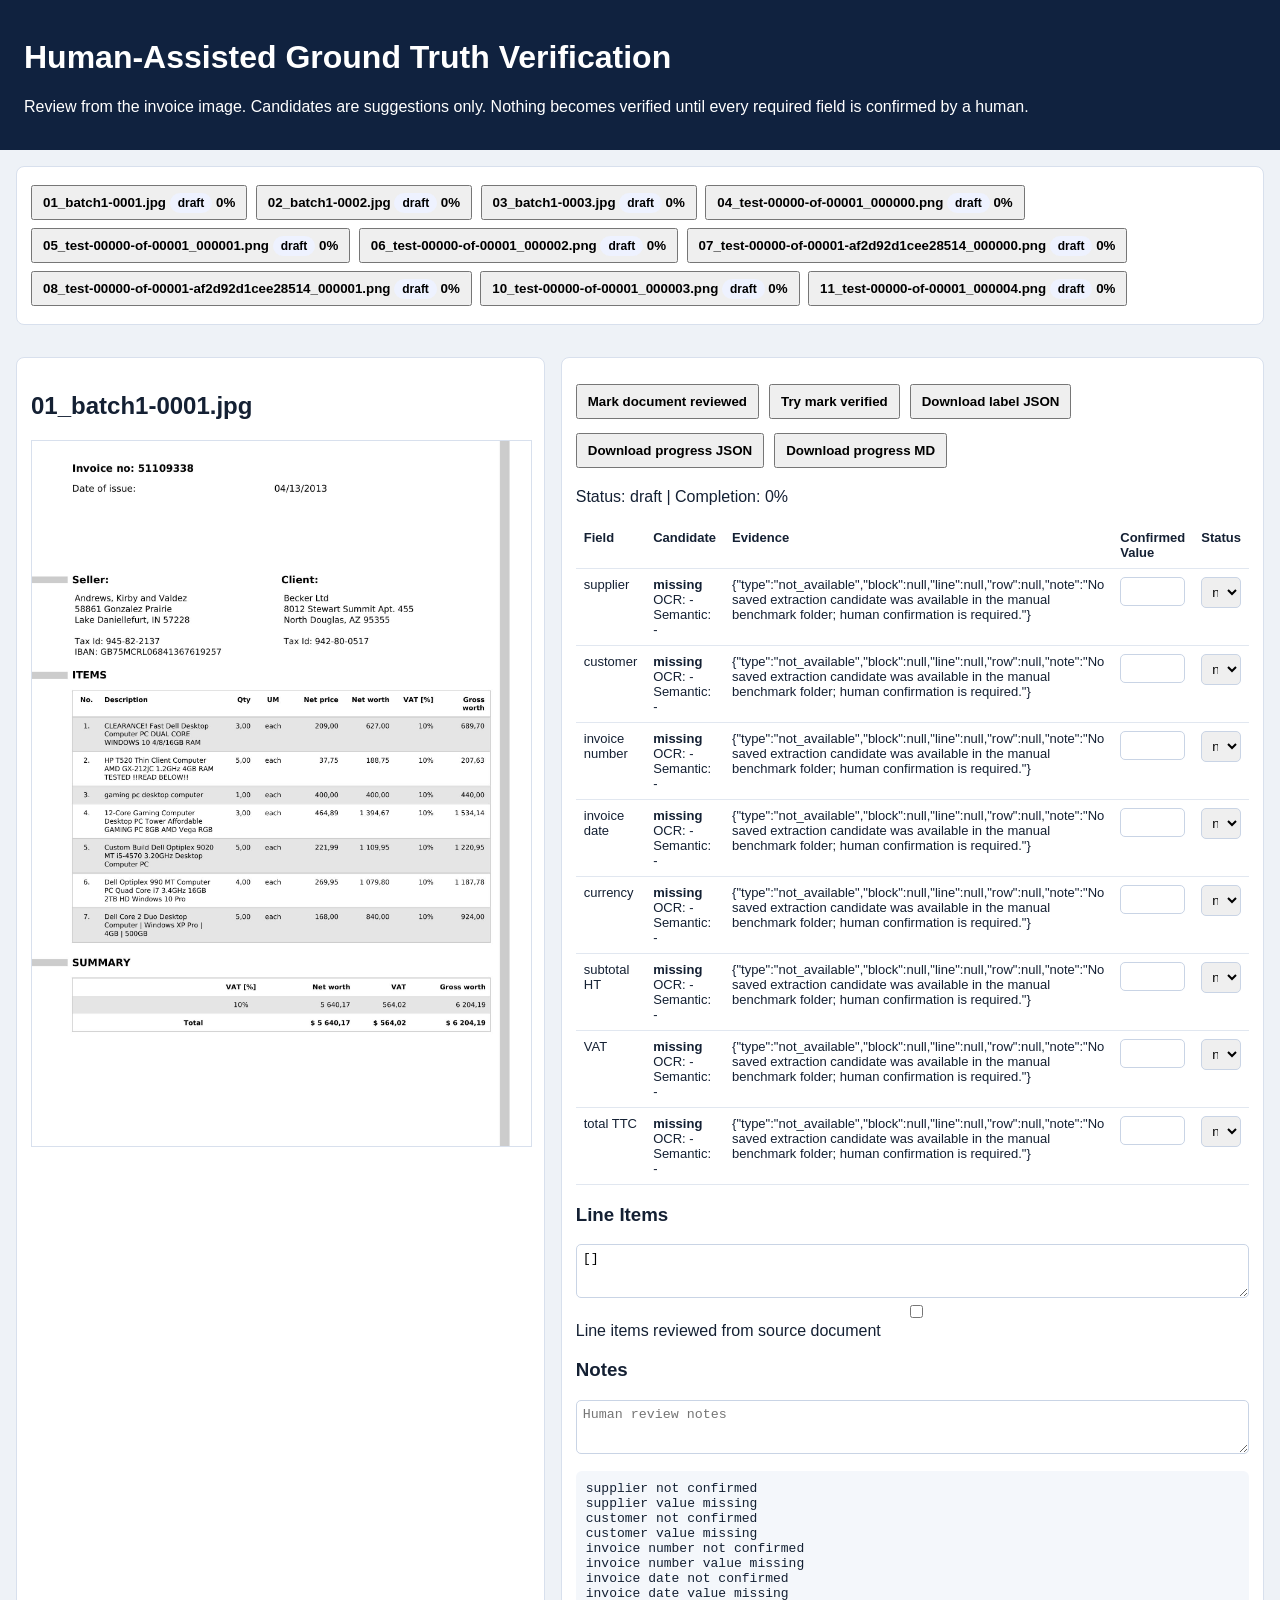
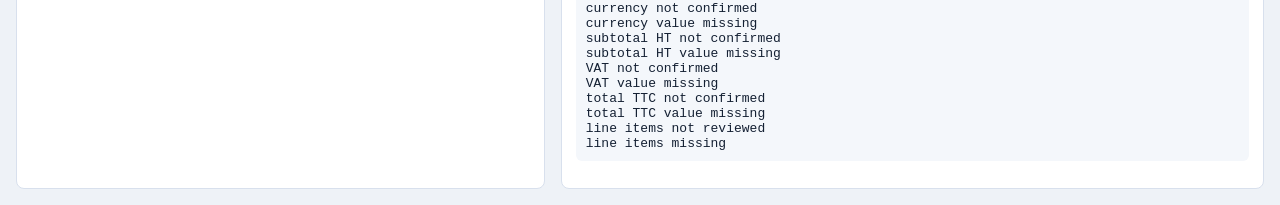
<file: dataset/manual_ground_truth_benchmark/human_verification_interface.html>
<!doctype html>
<html lang="en">
<head>
  <meta charset="utf-8">
  <title>Human Ground Truth Verification</title>
  <style>
    body { margin: 0; font-family: Arial, sans-serif; background: #eef2f7; color: #142033; }
    header { background: #10223f; color: white; padding: 18px 24px; }
    main { display: grid; grid-template-columns: minmax(420px, 54vw) 1fr; gap: 16px; padding: 16px; }
    .panel, .doc-list { background: white; border: 1px solid #d8e0ed; border-radius: 8px; padding: 14px; }
    .doc-list { margin: 16px; }
    img { width: 100%; max-height: 82vh; object-fit: contain; border: 1px solid #d8e0ed; background: white; }
    table { width: 100%; border-collapse: collapse; font-size: 13px; }
    th, td { border-bottom: 1px solid #e1e7f0; padding: 8px; text-align: left; vertical-align: top; }
    input, textarea, select { width: 100%; box-sizing: border-box; padding: 6px; border: 1px solid #c9d4e5; border-radius: 5px; }
    textarea { min-height: 54px; }
    button { padding: 8px 10px; margin: 4px 4px 4px 0; font-weight: 700; }
    .status { border-radius: 999px; padding: 3px 8px; background: #eef2ff; font-size: 12px; }
    .missing { color: #a33333; } .confirmed { color: #176b3a; } .needs_review { color: #8a5a00; }
    .toolbar { display: flex; flex-wrap: wrap; gap: 6px; margin: 8px 0 12px; }
    pre { white-space: pre-wrap; background: #f4f7fb; padding: 10px; border-radius: 6px; }
  </style>
</head>
<body>
  <header>
    <h1>Human-Assisted Ground Truth Verification</h1>
    <p>Review from the invoice image. Candidates are suggestions only. Nothing becomes verified until every required field is confirmed by a human.</p>
  </header>
  <section class="doc-list" id="docList"></section>
  <main>
    <section class="panel">
      <h2 id="docTitle">Document</h2>
      <img id="docImage" alt="Selected invoice">
    </section>
    <section class="panel">
      <div class="toolbar">
        <button onclick="markReviewed()">Mark document reviewed</button>
        <button onclick="tryVerify()">Try mark verified</button>
        <button onclick="downloadLabel()">Download label JSON</button>
        <button onclick="downloadProgress()">Download progress JSON</button>
        <button onclick="downloadMarkdown()">Download progress MD</button>
      </div>
      <p id="docProgress"></p>
      <table>
        <thead><tr><th>Field</th><th>Candidate</th><th>Evidence</th><th>Confirmed Value</th><th>Status</th></tr></thead>
        <tbody id="fieldRows"></tbody>
      </table>
      <h3>Line Items</h3>
      <textarea id="lineItems" placeholder="Enter reviewed line items JSON array"></textarea>
      <label><input type="checkbox" id="lineItemsReviewed" onchange="saveCurrent()"> Line items reviewed from source document</label>
      <h3>Notes</h3>
      <textarea id="notes" placeholder="Human review notes"></textarea>
      <pre id="issues"></pre>
    </section>
  </main>
  <script>
    const packages = [{"schema_version": 1, "created_at": "2026-07-23T12:33:50.315239+00:00", "document_id": "01_batch1-0001", "filename": "01_batch1-0001.jpg", "dataset": "high-quality-invoice-images-for-ocr", "image_path": "images\\01_batch1-0001.jpg", "label_path": "labels\\01_batch1-0001.json", "verification_status": "draft", "human_review_required": true, "auto_verified": false, "rule": "A document may become verified only after a human confirms every required field and every line item.", "candidates": {"supplier_name": {"field": "supplier_name", "extracted_value": null, "ocr_confidence": null, "semantic_confidence": null, "evidence_reference": {"type": "not_available", "block": null, "line": null, "row": null, "note": "No saved extraction candidate was available in the manual benchmark folder; human confirmation is required."}, "status": "missing"}, "customer_name": {"field": "customer_name", "extracted_value": null, "ocr_confidence": null, "semantic_confidence": null, "evidence_reference": {"type": "not_available", "block": null, "line": null, "row": null, "note": "No saved extraction candidate was available in the manual benchmark folder; human confirmation is required."}, "status": "missing"}, "invoice_number": {"field": "invoice_number", "extracted_value": null, "ocr_confidence": null, "semantic_confidence": null, "evidence_reference": {"type": "not_available", "block": null, "line": null, "row": null, "note": "No saved extraction candidate was available in the manual benchmark folder; human confirmation is required."}, "status": "missing"}, "invoice_date": {"field": "invoice_date", "extracted_value": null, "ocr_confidence": null, "semantic_confidence": null, "evidence_reference": {"type": "not_available", "block": null, "line": null, "row": null, "note": "No saved extraction candidate was available in the manual benchmark folder; human confirmation is required."}, "status": "missing"}, "currency": {"field": "currency", "extracted_value": null, "ocr_confidence": null, "semantic_confidence": null, "evidence_reference": {"type": "not_available", "block": null, "line": null, "row": null, "note": "No saved extraction candidate was available in the manual benchmark folder; human confirmation is required."}, "status": "missing"}, "amount_ht": {"field": "amount_ht", "extracted_value": null, "ocr_confidence": null, "semantic_confidence": null, "evidence_reference": {"type": "not_available", "block": null, "line": null, "row": null, "note": "No saved extraction candidate was available in the manual benchmark folder; human confirmation is required."}, "status": "missing"}, "tax_amount": {"field": "tax_amount", "extracted_value": null, "ocr_confidence": null, "semantic_confidence": null, "evidence_reference": {"type": "not_available", "block": null, "line": null, "row": null, "note": "No saved extraction candidate was available in the manual benchmark folder; human confirmation is required."}, "status": "missing"}, "amount_ttc": {"field": "amount_ttc", "extracted_value": null, "ocr_confidence": null, "semantic_confidence": null, "evidence_reference": {"type": "not_available", "block": null, "line": null, "row": null, "note": "No saved extraction candidate was available in the manual benchmark folder; human confirmation is required."}, "status": "missing"}, "line_items": {"field": "line_items", "extracted_value": null, "ocr_confidence": null, "semantic_confidence": null, "evidence_reference": {"type": "not_available", "block": null, "line": null, "row": null, "note": "No saved extraction candidate was available in the manual benchmark folder; human confirmation is required."}, "status": "missing", "rows": []}}, "review_state": {"required_fields": ["supplier_name", "customer_name", "invoice_number", "invoice_date", "currency", "amount_ht", "tax_amount", "amount_ttc", "line_items"], "confirmed_fields": [], "line_items_reviewed": false, "placeholders_remaining": false, "blank_template_rows_remaining": true, "ready_for_verified_status": false}}, {"schema_version": 1, "created_at": "2026-07-23T12:33:50.317238+00:00", "document_id": "02_batch1-0002", "filename": "02_batch1-0002.jpg", "dataset": "high-quality-invoice-images-for-ocr", "image_path": "images\\02_batch1-0002.jpg", "label_path": "labels\\02_batch1-0002.json", "verification_status": "draft", "human_review_required": true, "auto_verified": false, "rule": "A document may become verified only after a human confirms every required field and every line item.", "candidates": {"supplier_name": {"field": "supplier_name", "extracted_value": null, "ocr_confidence": null, "semantic_confidence": null, "evidence_reference": {"type": "not_available", "block": null, "line": null, "row": null, "note": "No saved extraction candidate was available in the manual benchmark folder; human confirmation is required."}, "status": "missing"}, "customer_name": {"field": "customer_name", "extracted_value": null, "ocr_confidence": null, "semantic_confidence": null, "evidence_reference": {"type": "not_available", "block": null, "line": null, "row": null, "note": "No saved extraction candidate was available in the manual benchmark folder; human confirmation is required."}, "status": "missing"}, "invoice_number": {"field": "invoice_number", "extracted_value": null, "ocr_confidence": null, "semantic_confidence": null, "evidence_reference": {"type": "not_available", "block": null, "line": null, "row": null, "note": "No saved extraction candidate was available in the manual benchmark folder; human confirmation is required."}, "status": "missing"}, "invoice_date": {"field": "invoice_date", "extracted_value": null, "ocr_confidence": null, "semantic_confidence": null, "evidence_reference": {"type": "not_available", "block": null, "line": null, "row": null, "note": "No saved extraction candidate was available in the manual benchmark folder; human confirmation is required."}, "status": "missing"}, "currency": {"field": "currency", "extracted_value": null, "ocr_confidence": null, "semantic_confidence": null, "evidence_reference": {"type": "not_available", "block": null, "line": null, "row": null, "note": "No saved extraction candidate was available in the manual benchmark folder; human confirmation is required."}, "status": "missing"}, "amount_ht": {"field": "amount_ht", "extracted_value": null, "ocr_confidence": null, "semantic_confidence": null, "evidence_reference": {"type": "not_available", "block": null, "line": null, "row": null, "note": "No saved extraction candidate was available in the manual benchmark folder; human confirmation is required."}, "status": "missing"}, "tax_amount": {"field": "tax_amount", "extracted_value": null, "ocr_confidence": null, "semantic_confidence": null, "evidence_reference": {"type": "not_available", "block": null, "line": null, "row": null, "note": "No saved extraction candidate was available in the manual benchmark folder; human confirmation is required."}, "status": "missing"}, "amount_ttc": {"field": "amount_ttc", "extracted_value": null, "ocr_confidence": null, "semantic_confidence": null, "evidence_reference": {"type": "not_available", "block": null, "line": null, "row": null, "note": "No saved extraction candidate was available in the manual benchmark folder; human confirmation is required."}, "status": "missing"}, "line_items": {"field": "line_items", "extracted_value": null, "ocr_confidence": null, "semantic_confidence": null, "evidence_reference": {"type": "not_available", "block": null, "line": null, "row": null, "note": "No saved extraction candidate was available in the manual benchmark folder; human confirmation is required."}, "status": "missing", "rows": []}}, "review_state": {"required_fields": ["supplier_name", "customer_name", "invoice_number", "invoice_date", "currency", "amount_ht", "tax_amount", "amount_ttc", "line_items"], "confirmed_fields": [], "line_items_reviewed": false, "placeholders_remaining": false, "blank_template_rows_remaining": true, "ready_for_verified_status": false}}, {"schema_version": 1, "created_at": "2026-07-23T12:33:50.319236+00:00", "document_id": "03_batch1-0003", "filename": "03_batch1-0003.jpg", "dataset": "high-quality-invoice-images-for-ocr", "image_path": "images\\03_batch1-0003.jpg", "label_path": "labels\\03_batch1-0003.json", "verification_status": "draft", "human_review_required": true, "auto_verified": false, "rule": "A document may become verified only after a human confirms every required field and every line item.", "candidates": {"supplier_name": {"field": "supplier_name", "extracted_value": null, "ocr_confidence": null, "semantic_confidence": null, "evidence_reference": {"type": "not_available", "block": null, "line": null, "row": null, "note": "No saved extraction candidate was available in the manual benchmark folder; human confirmation is required."}, "status": "missing"}, "customer_name": {"field": "customer_name", "extracted_value": null, "ocr_confidence": null, "semantic_confidence": null, "evidence_reference": {"type": "not_available", "block": null, "line": null, "row": null, "note": "No saved extraction candidate was available in the manual benchmark folder; human confirmation is required."}, "status": "missing"}, "invoice_number": {"field": "invoice_number", "extracted_value": null, "ocr_confidence": null, "semantic_confidence": null, "evidence_reference": {"type": "not_available", "block": null, "line": null, "row": null, "note": "No saved extraction candidate was available in the manual benchmark folder; human confirmation is required."}, "status": "missing"}, "invoice_date": {"field": "invoice_date", "extracted_value": null, "ocr_confidence": null, "semantic_confidence": null, "evidence_reference": {"type": "not_available", "block": null, "line": null, "row": null, "note": "No saved extraction candidate was available in the manual benchmark folder; human confirmation is required."}, "status": "missing"}, "currency": {"field": "currency", "extracted_value": null, "ocr_confidence": null, "semantic_confidence": null, "evidence_reference": {"type": "not_available", "block": null, "line": null, "row": null, "note": "No saved extraction candidate was available in the manual benchmark folder; human confirmation is required."}, "status": "missing"}, "amount_ht": {"field": "amount_ht", "extracted_value": null, "ocr_confidence": null, "semantic_confidence": null, "evidence_reference": {"type": "not_available", "block": null, "line": null, "row": null, "note": "No saved extraction candidate was available in the manual benchmark folder; human confirmation is required."}, "status": "missing"}, "tax_amount": {"field": "tax_amount", "extracted_value": null, "ocr_confidence": null, "semantic_confidence": null, "evidence_reference": {"type": "not_available", "block": null, "line": null, "row": null, "note": "No saved extraction candidate was available in the manual benchmark folder; human confirmation is required."}, "status": "missing"}, "amount_ttc": {"field": "amount_ttc", "extracted_value": null, "ocr_confidence": null, "semantic_confidence": null, "evidence_reference": {"type": "not_available", "block": null, "line": null, "row": null, "note": "No saved extraction candidate was available in the manual benchmark folder; human confirmation is required."}, "status": "missing"}, "line_items": {"field": "line_items", "extracted_value": null, "ocr_confidence": null, "semantic_confidence": null, "evidence_reference": {"type": "not_available", "block": null, "line": null, "row": null, "note": "No saved extraction candidate was available in the manual benchmark folder; human confirmation is required."}, "status": "missing", "rows": []}}, "review_state": {"required_fields": ["supplier_name", "customer_name", "invoice_number", "invoice_date", "currency", "amount_ht", "tax_amount", "amount_ttc", "line_items"], "confirmed_fields": [], "line_items_reviewed": false, "placeholders_remaining": false, "blank_template_rows_remaining": true, "ready_for_verified_status": false}}, {"schema_version": 1, "created_at": "2026-07-23T12:33:50.320238+00:00", "document_id": "04_test-00000-of-00001_000000", "filename": "04_test-00000-of-00001_000000.png", "dataset": "FATURA2-invoices", "image_path": "images\\04_test-00000-of-00001_000000.png", "label_path": "labels\\04_test-00000-of-00001_000000.json", "verification_status": "draft", "human_review_required": true, "auto_verified": false, "rule": "A document may become verified only after a human confirms every required field and every line item.", "candidates": {"supplier_name": {"field": "supplier_name", "extracted_value": null, "ocr_confidence": null, "semantic_confidence": null, "evidence_reference": {"type": "not_available", "block": null, "line": null, "row": null, "note": "No saved extraction candidate was available in the manual benchmark folder; human confirmation is required."}, "status": "missing"}, "customer_name": {"field": "customer_name", "extracted_value": null, "ocr_confidence": null, "semantic_confidence": null, "evidence_reference": {"type": "not_available", "block": null, "line": null, "row": null, "note": "No saved extraction candidate was available in the manual benchmark folder; human confirmation is required."}, "status": "missing"}, "invoice_number": {"field": "invoice_number", "extracted_value": null, "ocr_confidence": null, "semantic_confidence": null, "evidence_reference": {"type": "not_available", "block": null, "line": null, "row": null, "note": "No saved extraction candidate was available in the manual benchmark folder; human confirmation is required."}, "status": "missing"}, "invoice_date": {"field": "invoice_date", "extracted_value": null, "ocr_confidence": null, "semantic_confidence": null, "evidence_reference": {"type": "not_available", "block": null, "line": null, "row": null, "note": "No saved extraction candidate was available in the manual benchmark folder; human confirmation is required."}, "status": "missing"}, "currency": {"field": "currency", "extracted_value": null, "ocr_confidence": null, "semantic_confidence": null, "evidence_reference": {"type": "not_available", "block": null, "line": null, "row": null, "note": "No saved extraction candidate was available in the manual benchmark folder; human confirmation is required."}, "status": "missing"}, "amount_ht": {"field": "amount_ht", "extracted_value": null, "ocr_confidence": null, "semantic_confidence": null, "evidence_reference": {"type": "not_available", "block": null, "line": null, "row": null, "note": "No saved extraction candidate was available in the manual benchmark folder; human confirmation is required."}, "status": "missing"}, "tax_amount": {"field": "tax_amount", "extracted_value": null, "ocr_confidence": null, "semantic_confidence": null, "evidence_reference": {"type": "not_available", "block": null, "line": null, "row": null, "note": "No saved extraction candidate was available in the manual benchmark folder; human confirmation is required."}, "status": "missing"}, "amount_ttc": {"field": "amount_ttc", "extracted_value": null, "ocr_confidence": null, "semantic_confidence": null, "evidence_reference": {"type": "not_available", "block": null, "line": null, "row": null, "note": "No saved extraction candidate was available in the manual benchmark folder; human confirmation is required."}, "status": "missing"}, "line_items": {"field": "line_items", "extracted_value": null, "ocr_confidence": null, "semantic_confidence": null, "evidence_reference": {"type": "not_available", "block": null, "line": null, "row": null, "note": "No saved extraction candidate was available in the manual benchmark folder; human confirmation is required."}, "status": "missing", "rows": []}}, "review_state": {"required_fields": ["supplier_name", "customer_name", "invoice_number", "invoice_date", "currency", "amount_ht", "tax_amount", "amount_ttc", "line_items"], "confirmed_fields": [], "line_items_reviewed": false, "placeholders_remaining": false, "blank_template_rows_remaining": true, "ready_for_verified_status": false}}, {"schema_version": 1, "created_at": "2026-07-23T12:33:50.321252+00:00", "document_id": "05_test-00000-of-00001_000001", "filename": "05_test-00000-of-00001_000001.png", "dataset": "FATURA2-invoices", "image_path": "images\\05_test-00000-of-00001_000001.png", "label_path": "labels\\05_test-00000-of-00001_000001.json", "verification_status": "draft", "human_review_required": true, "auto_verified": false, "rule": "A document may become verified only after a human confirms every required field and every line item.", "candidates": {"supplier_name": {"field": "supplier_name", "extracted_value": null, "ocr_confidence": null, "semantic_confidence": null, "evidence_reference": {"type": "not_available", "block": null, "line": null, "row": null, "note": "No saved extraction candidate was available in the manual benchmark folder; human confirmation is required."}, "status": "missing"}, "customer_name": {"field": "customer_name", "extracted_value": null, "ocr_confidence": null, "semantic_confidence": null, "evidence_reference": {"type": "not_available", "block": null, "line": null, "row": null, "note": "No saved extraction candidate was available in the manual benchmark folder; human confirmation is required."}, "status": "missing"}, "invoice_number": {"field": "invoice_number", "extracted_value": null, "ocr_confidence": null, "semantic_confidence": null, "evidence_reference": {"type": "not_available", "block": null, "line": null, "row": null, "note": "No saved extraction candidate was available in the manual benchmark folder; human confirmation is required."}, "status": "missing"}, "invoice_date": {"field": "invoice_date", "extracted_value": null, "ocr_confidence": null, "semantic_confidence": null, "evidence_reference": {"type": "not_available", "block": null, "line": null, "row": null, "note": "No saved extraction candidate was available in the manual benchmark folder; human confirmation is required."}, "status": "missing"}, "currency": {"field": "currency", "extracted_value": null, "ocr_confidence": null, "semantic_confidence": null, "evidence_reference": {"type": "not_available", "block": null, "line": null, "row": null, "note": "No saved extraction candidate was available in the manual benchmark folder; human confirmation is required."}, "status": "missing"}, "amount_ht": {"field": "amount_ht", "extracted_value": null, "ocr_confidence": null, "semantic_confidence": null, "evidence_reference": {"type": "not_available", "block": null, "line": null, "row": null, "note": "No saved extraction candidate was available in the manual benchmark folder; human confirmation is required."}, "status": "missing"}, "tax_amount": {"field": "tax_amount", "extracted_value": null, "ocr_confidence": null, "semantic_confidence": null, "evidence_reference": {"type": "not_available", "block": null, "line": null, "row": null, "note": "No saved extraction candidate was available in the manual benchmark folder; human confirmation is required."}, "status": "missing"}, "amount_ttc": {"field": "amount_ttc", "extracted_value": null, "ocr_confidence": null, "semantic_confidence": null, "evidence_reference": {"type": "not_available", "block": null, "line": null, "row": null, "note": "No saved extraction candidate was available in the manual benchmark folder; human confirmation is required."}, "status": "missing"}, "line_items": {"field": "line_items", "extracted_value": null, "ocr_confidence": null, "semantic_confidence": null, "evidence_reference": {"type": "not_available", "block": null, "line": null, "row": null, "note": "No saved extraction candidate was available in the manual benchmark folder; human confirmation is required."}, "status": "missing", "rows": []}}, "review_state": {"required_fields": ["supplier_name", "customer_name", "invoice_number", "invoice_date", "currency", "amount_ht", "tax_amount", "amount_ttc", "line_items"], "confirmed_fields": [], "line_items_reviewed": false, "placeholders_remaining": false, "blank_template_rows_remaining": true, "ready_for_verified_status": false}}, {"schema_version": 1, "created_at": "2026-07-23T12:33:50.323235+00:00", "document_id": "06_test-00000-of-00001_000002", "filename": "06_test-00000-of-00001_000002.png", "dataset": "FATURA2-invoices", "image_path": "images\\06_test-00000-of-00001_000002.png", "label_path": "labels\\06_test-00000-of-00001_000002.json", "verification_status": "draft", "human_review_required": true, "auto_verified": false, "rule": "A document may become verified only after a human confirms every required field and every line item.", "candidates": {"supplier_name": {"field": "supplier_name", "extracted_value": null, "ocr_confidence": null, "semantic_confidence": null, "evidence_reference": {"type": "not_available", "block": null, "line": null, "row": null, "note": "No saved extraction candidate was available in the manual benchmark folder; human confirmation is required."}, "status": "missing"}, "customer_name": {"field": "customer_name", "extracted_value": null, "ocr_confidence": null, "semantic_confidence": null, "evidence_reference": {"type": "not_available", "block": null, "line": null, "row": null, "note": "No saved extraction candidate was available in the manual benchmark folder; human confirmation is required."}, "status": "missing"}, "invoice_number": {"field": "invoice_number", "extracted_value": null, "ocr_confidence": null, "semantic_confidence": null, "evidence_reference": {"type": "not_available", "block": null, "line": null, "row": null, "note": "No saved extraction candidate was available in the manual benchmark folder; human confirmation is required."}, "status": "missing"}, "invoice_date": {"field": "invoice_date", "extracted_value": null, "ocr_confidence": null, "semantic_confidence": null, "evidence_reference": {"type": "not_available", "block": null, "line": null, "row": null, "note": "No saved extraction candidate was available in the manual benchmark folder; human confirmation is required."}, "status": "missing"}, "currency": {"field": "currency", "extracted_value": null, "ocr_confidence": null, "semantic_confidence": null, "evidence_reference": {"type": "not_available", "block": null, "line": null, "row": null, "note": "No saved extraction candidate was available in the manual benchmark folder; human confirmation is required."}, "status": "missing"}, "amount_ht": {"field": "amount_ht", "extracted_value": null, "ocr_confidence": null, "semantic_confidence": null, "evidence_reference": {"type": "not_available", "block": null, "line": null, "row": null, "note": "No saved extraction candidate was available in the manual benchmark folder; human confirmation is required."}, "status": "missing"}, "tax_amount": {"field": "tax_amount", "extracted_value": null, "ocr_confidence": null, "semantic_confidence": null, "evidence_reference": {"type": "not_available", "block": null, "line": null, "row": null, "note": "No saved extraction candidate was available in the manual benchmark folder; human confirmation is required."}, "status": "missing"}, "amount_ttc": {"field": "amount_ttc", "extracted_value": null, "ocr_confidence": null, "semantic_confidence": null, "evidence_reference": {"type": "not_available", "block": null, "line": null, "row": null, "note": "No saved extraction candidate was available in the manual benchmark folder; human confirmation is required."}, "status": "missing"}, "line_items": {"field": "line_items", "extracted_value": null, "ocr_confidence": null, "semantic_confidence": null, "evidence_reference": {"type": "not_available", "block": null, "line": null, "row": null, "note": "No saved extraction candidate was available in the manual benchmark folder; human confirmation is required."}, "status": "missing", "rows": []}}, "review_state": {"required_fields": ["supplier_name", "customer_name", "invoice_number", "invoice_date", "currency", "amount_ht", "tax_amount", "amount_ttc", "line_items"], "confirmed_fields": [], "line_items_reviewed": false, "placeholders_remaining": false, "blank_template_rows_remaining": true, "ready_for_verified_status": false}}, {"schema_version": 1, "created_at": "2026-07-23T12:33:50.325236+00:00", "document_id": "07_test-00000-of-00001-af2d92d1cee28514_000000", "filename": "07_test-00000-of-00001-af2d92d1cee28514_000000.png", "dataset": "invoices-and-receipts_ocr_v1", "image_path": "images\\07_test-00000-of-00001-af2d92d1cee28514_000000.png", "label_path": "labels\\07_test-00000-of-00001-af2d92d1cee28514_000000.json", "verification_status": "draft", "human_review_required": true, "auto_verified": false, "rule": "A document may become verified only after a human confirms every required field and every line item.", "candidates": {"supplier_name": {"field": "supplier_name", "extracted_value": null, "ocr_confidence": null, "semantic_confidence": null, "evidence_reference": {"type": "not_available", "block": null, "line": null, "row": null, "note": "No saved extraction candidate was available in the manual benchmark folder; human confirmation is required."}, "status": "missing"}, "customer_name": {"field": "customer_name", "extracted_value": null, "ocr_confidence": null, "semantic_confidence": null, "evidence_reference": {"type": "not_available", "block": null, "line": null, "row": null, "note": "No saved extraction candidate was available in the manual benchmark folder; human confirmation is required."}, "status": "missing"}, "invoice_number": {"field": "invoice_number", "extracted_value": null, "ocr_confidence": null, "semantic_confidence": null, "evidence_reference": {"type": "not_available", "block": null, "line": null, "row": null, "note": "No saved extraction candidate was available in the manual benchmark folder; human confirmation is required."}, "status": "missing"}, "invoice_date": {"field": "invoice_date", "extracted_value": null, "ocr_confidence": null, "semantic_confidence": null, "evidence_reference": {"type": "not_available", "block": null, "line": null, "row": null, "note": "No saved extraction candidate was available in the manual benchmark folder; human confirmation is required."}, "status": "missing"}, "currency": {"field": "currency", "extracted_value": null, "ocr_confidence": null, "semantic_confidence": null, "evidence_reference": {"type": "not_available", "block": null, "line": null, "row": null, "note": "No saved extraction candidate was available in the manual benchmark folder; human confirmation is required."}, "status": "missing"}, "amount_ht": {"field": "amount_ht", "extracted_value": null, "ocr_confidence": null, "semantic_confidence": null, "evidence_reference": {"type": "not_available", "block": null, "line": null, "row": null, "note": "No saved extraction candidate was available in the manual benchmark folder; human confirmation is required."}, "status": "missing"}, "tax_amount": {"field": "tax_amount", "extracted_value": null, "ocr_confidence": null, "semantic_confidence": null, "evidence_reference": {"type": "not_available", "block": null, "line": null, "row": null, "note": "No saved extraction candidate was available in the manual benchmark folder; human confirmation is required."}, "status": "missing"}, "amount_ttc": {"field": "amount_ttc", "extracted_value": null, "ocr_confidence": null, "semantic_confidence": null, "evidence_reference": {"type": "not_available", "block": null, "line": null, "row": null, "note": "No saved extraction candidate was available in the manual benchmark folder; human confirmation is required."}, "status": "missing"}, "line_items": {"field": "line_items", "extracted_value": null, "ocr_confidence": null, "semantic_confidence": null, "evidence_reference": {"type": "not_available", "block": null, "line": null, "row": null, "note": "No saved extraction candidate was available in the manual benchmark folder; human confirmation is required."}, "status": "missing", "rows": []}}, "review_state": {"required_fields": ["supplier_name", "customer_name", "invoice_number", "invoice_date", "currency", "amount_ht", "tax_amount", "amount_ttc", "line_items"], "confirmed_fields": [], "line_items_reviewed": false, "placeholders_remaining": false, "blank_template_rows_remaining": true, "ready_for_verified_status": false}}, {"schema_version": 1, "created_at": "2026-07-23T12:33:50.326237+00:00", "document_id": "08_test-00000-of-00001-af2d92d1cee28514_000001", "filename": "08_test-00000-of-00001-af2d92d1cee28514_000001.png", "dataset": "invoices-and-receipts_ocr_v1", "image_path": "images\\08_test-00000-of-00001-af2d92d1cee28514_000001.png", "label_path": "labels\\08_test-00000-of-00001-af2d92d1cee28514_000001.json", "verification_status": "draft", "human_review_required": true, "auto_verified": false, "rule": "A document may become verified only after a human confirms every required field and every line item.", "candidates": {"supplier_name": {"field": "supplier_name", "extracted_value": null, "ocr_confidence": null, "semantic_confidence": null, "evidence_reference": {"type": "not_available", "block": null, "line": null, "row": null, "note": "No saved extraction candidate was available in the manual benchmark folder; human confirmation is required."}, "status": "missing"}, "customer_name": {"field": "customer_name", "extracted_value": null, "ocr_confidence": null, "semantic_confidence": null, "evidence_reference": {"type": "not_available", "block": null, "line": null, "row": null, "note": "No saved extraction candidate was available in the manual benchmark folder; human confirmation is required."}, "status": "missing"}, "invoice_number": {"field": "invoice_number", "extracted_value": null, "ocr_confidence": null, "semantic_confidence": null, "evidence_reference": {"type": "not_available", "block": null, "line": null, "row": null, "note": "No saved extraction candidate was available in the manual benchmark folder; human confirmation is required."}, "status": "missing"}, "invoice_date": {"field": "invoice_date", "extracted_value": null, "ocr_confidence": null, "semantic_confidence": null, "evidence_reference": {"type": "not_available", "block": null, "line": null, "row": null, "note": "No saved extraction candidate was available in the manual benchmark folder; human confirmation is required."}, "status": "missing"}, "currency": {"field": "currency", "extracted_value": null, "ocr_confidence": null, "semantic_confidence": null, "evidence_reference": {"type": "not_available", "block": null, "line": null, "row": null, "note": "No saved extraction candidate was available in the manual benchmark folder; human confirmation is required."}, "status": "missing"}, "amount_ht": {"field": "amount_ht", "extracted_value": null, "ocr_confidence": null, "semantic_confidence": null, "evidence_reference": {"type": "not_available", "block": null, "line": null, "row": null, "note": "No saved extraction candidate was available in the manual benchmark folder; human confirmation is required."}, "status": "missing"}, "tax_amount": {"field": "tax_amount", "extracted_value": null, "ocr_confidence": null, "semantic_confidence": null, "evidence_reference": {"type": "not_available", "block": null, "line": null, "row": null, "note": "No saved extraction candidate was available in the manual benchmark folder; human confirmation is required."}, "status": "missing"}, "amount_ttc": {"field": "amount_ttc", "extracted_value": null, "ocr_confidence": null, "semantic_confidence": null, "evidence_reference": {"type": "not_available", "block": null, "line": null, "row": null, "note": "No saved extraction candidate was available in the manual benchmark folder; human confirmation is required."}, "status": "missing"}, "line_items": {"field": "line_items", "extracted_value": null, "ocr_confidence": null, "semantic_confidence": null, "evidence_reference": {"type": "not_available", "block": null, "line": null, "row": null, "note": "No saved extraction candidate was available in the manual benchmark folder; human confirmation is required."}, "status": "missing", "rows": []}}, "review_state": {"required_fields": ["supplier_name", "customer_name", "invoice_number", "invoice_date", "currency", "amount_ht", "tax_amount", "amount_ttc", "line_items"], "confirmed_fields": [], "line_items_reviewed": false, "placeholders_remaining": false, "blank_template_rows_remaining": true, "ready_for_verified_status": false}}, {"schema_version": 1, "created_at": "2026-07-23T12:33:50.327236+00:00", "document_id": "10_test-00000-of-00001_000003", "filename": "10_test-00000-of-00001_000003.png", "dataset": "FATURA2-invoices", "image_path": "images\\10_test-00000-of-00001_000003.png", "label_path": "labels\\10_test-00000-of-00001_000003.json", "verification_status": "draft", "human_review_required": true, "auto_verified": false, "rule": "A document may become verified only after a human confirms every required field and every line item.", "candidates": {"supplier_name": {"field": "supplier_name", "extracted_value": null, "ocr_confidence": null, "semantic_confidence": null, "evidence_reference": {"type": "not_available", "block": null, "line": null, "row": null, "note": "No saved extraction candidate was available in the manual benchmark folder; human confirmation is required."}, "status": "missing"}, "customer_name": {"field": "customer_name", "extracted_value": null, "ocr_confidence": null, "semantic_confidence": null, "evidence_reference": {"type": "not_available", "block": null, "line": null, "row": null, "note": "No saved extraction candidate was available in the manual benchmark folder; human confirmation is required."}, "status": "missing"}, "invoice_number": {"field": "invoice_number", "extracted_value": null, "ocr_confidence": null, "semantic_confidence": null, "evidence_reference": {"type": "not_available", "block": null, "line": null, "row": null, "note": "No saved extraction candidate was available in the manual benchmark folder; human confirmation is required."}, "status": "missing"}, "invoice_date": {"field": "invoice_date", "extracted_value": null, "ocr_confidence": null, "semantic_confidence": null, "evidence_reference": {"type": "not_available", "block": null, "line": null, "row": null, "note": "No saved extraction candidate was available in the manual benchmark folder; human confirmation is required."}, "status": "missing"}, "currency": {"field": "currency", "extracted_value": null, "ocr_confidence": null, "semantic_confidence": null, "evidence_reference": {"type": "not_available", "block": null, "line": null, "row": null, "note": "No saved extraction candidate was available in the manual benchmark folder; human confirmation is required."}, "status": "missing"}, "amount_ht": {"field": "amount_ht", "extracted_value": null, "ocr_confidence": null, "semantic_confidence": null, "evidence_reference": {"type": "not_available", "block": null, "line": null, "row": null, "note": "No saved extraction candidate was available in the manual benchmark folder; human confirmation is required."}, "status": "missing"}, "tax_amount": {"field": "tax_amount", "extracted_value": null, "ocr_confidence": null, "semantic_confidence": null, "evidence_reference": {"type": "not_available", "block": null, "line": null, "row": null, "note": "No saved extraction candidate was available in the manual benchmark folder; human confirmation is required."}, "status": "missing"}, "amount_ttc": {"field": "amount_ttc", "extracted_value": null, "ocr_confidence": null, "semantic_confidence": null, "evidence_reference": {"type": "not_available", "block": null, "line": null, "row": null, "note": "No saved extraction candidate was available in the manual benchmark folder; human confirmation is required."}, "status": "missing"}, "line_items": {"field": "line_items", "extracted_value": null, "ocr_confidence": null, "semantic_confidence": null, "evidence_reference": {"type": "not_available", "block": null, "line": null, "row": null, "note": "No saved extraction candidate was available in the manual benchmark folder; human confirmation is required."}, "status": "missing", "rows": []}}, "review_state": {"required_fields": ["supplier_name", "customer_name", "invoice_number", "invoice_date", "currency", "amount_ht", "tax_amount", "amount_ttc", "line_items"], "confirmed_fields": [], "line_items_reviewed": false, "placeholders_remaining": false, "blank_template_rows_remaining": true, "ready_for_verified_status": false}}, {"schema_version": 1, "created_at": "2026-07-23T12:33:50.329235+00:00", "document_id": "11_test-00000-of-00001_000004", "filename": "11_test-00000-of-00001_000004.png", "dataset": "FATURA2-invoices", "image_path": "images\\11_test-00000-of-00001_000004.png", "label_path": "labels\\11_test-00000-of-00001_000004.json", "verification_status": "draft", "human_review_required": true, "auto_verified": false, "rule": "A document may become verified only after a human confirms every required field and every line item.", "candidates": {"supplier_name": {"field": "supplier_name", "extracted_value": null, "ocr_confidence": null, "semantic_confidence": null, "evidence_reference": {"type": "not_available", "block": null, "line": null, "row": null, "note": "No saved extraction candidate was available in the manual benchmark folder; human confirmation is required."}, "status": "missing"}, "customer_name": {"field": "customer_name", "extracted_value": null, "ocr_confidence": null, "semantic_confidence": null, "evidence_reference": {"type": "not_available", "block": null, "line": null, "row": null, "note": "No saved extraction candidate was available in the manual benchmark folder; human confirmation is required."}, "status": "missing"}, "invoice_number": {"field": "invoice_number", "extracted_value": null, "ocr_confidence": null, "semantic_confidence": null, "evidence_reference": {"type": "not_available", "block": null, "line": null, "row": null, "note": "No saved extraction candidate was available in the manual benchmark folder; human confirmation is required."}, "status": "missing"}, "invoice_date": {"field": "invoice_date", "extracted_value": null, "ocr_confidence": null, "semantic_confidence": null, "evidence_reference": {"type": "not_available", "block": null, "line": null, "row": null, "note": "No saved extraction candidate was available in the manual benchmark folder; human confirmation is required."}, "status": "missing"}, "currency": {"field": "currency", "extracted_value": null, "ocr_confidence": null, "semantic_confidence": null, "evidence_reference": {"type": "not_available", "block": null, "line": null, "row": null, "note": "No saved extraction candidate was available in the manual benchmark folder; human confirmation is required."}, "status": "missing"}, "amount_ht": {"field": "amount_ht", "extracted_value": null, "ocr_confidence": null, "semantic_confidence": null, "evidence_reference": {"type": "not_available", "block": null, "line": null, "row": null, "note": "No saved extraction candidate was available in the manual benchmark folder; human confirmation is required."}, "status": "missing"}, "tax_amount": {"field": "tax_amount", "extracted_value": null, "ocr_confidence": null, "semantic_confidence": null, "evidence_reference": {"type": "not_available", "block": null, "line": null, "row": null, "note": "No saved extraction candidate was available in the manual benchmark folder; human confirmation is required."}, "status": "missing"}, "amount_ttc": {"field": "amount_ttc", "extracted_value": null, "ocr_confidence": null, "semantic_confidence": null, "evidence_reference": {"type": "not_available", "block": null, "line": null, "row": null, "note": "No saved extraction candidate was available in the manual benchmark folder; human confirmation is required."}, "status": "missing"}, "line_items": {"field": "line_items", "extracted_value": null, "ocr_confidence": null, "semantic_confidence": null, "evidence_reference": {"type": "not_available", "block": null, "line": null, "row": null, "note": "No saved extraction candidate was available in the manual benchmark folder; human confirmation is required."}, "status": "missing", "rows": []}}, "review_state": {"required_fields": ["supplier_name", "customer_name", "invoice_number", "invoice_date", "currency", "amount_ht", "tax_amount", "amount_ttc", "line_items"], "confirmed_fields": [], "line_items_reviewed": false, "placeholders_remaining": false, "blank_template_rows_remaining": true, "ready_for_verified_status": false}}];
    const labels = {"supplier_name": "supplier", "customer_name": "customer", "invoice_number": "invoice number", "invoice_date": "invoice date", "currency": "currency", "amount_ht": "subtotal HT", "tax_amount": "VAT", "amount_ttc": "total TTC", "line_items": "line items"};
    const requiredFields = Object.keys(labels);
    const state = JSON.parse(localStorage.getItem('gtVerificationState') || '{}');
    let current = 0;

    function init() {
      for (const pack of packages) {
        if (!state[pack.document_id]) {
          state[pack.document_id] = {
            verification_status: pack.verification_status || 'draft',
            confirmed: {},
            values: {},
            line_items: [],
            line_items_reviewed: false,
            notes: ''
          };
          for (const field of requiredFields) {
            const cand = pack.candidates[field];
            if (cand && cand.extracted_value !== null && field !== 'line_items') {
              state[pack.document_id].values[field] = cand.extracted_value;
            }
          }
        }
      }
      renderList();
      renderDoc();
    }

    function saveState() {
      localStorage.setItem('gtVerificationState', JSON.stringify(state));
    }

    function renderList() {
      const div = document.getElementById('docList');
      div.innerHTML = packages.map((pack, idx) => {
        const s = state[pack.document_id];
        const pct = completion(pack.document_id);
        return `<button onclick="current=${idx};renderDoc()">${pack.filename} <span class="status">${s.verification_status}</span> ${pct}%</button>`;
      }).join(' ');
    }

    function renderDoc() {
      const pack = packages[current];
      const s = state[pack.document_id];
      document.getElementById('docTitle').textContent = pack.filename;
      document.getElementById('docImage').src = pack.image_path.replace(/\\/g, '/');
      document.getElementById('docProgress').textContent = `Status: ${s.verification_status} | Completion: ${completion(pack.document_id)}%`;
      document.getElementById('notes').value = s.notes || '';
      document.getElementById('lineItems').value = JSON.stringify(s.line_items || [], null, 2);
      document.getElementById('lineItemsReviewed').checked = !!s.line_items_reviewed;
      const tbody = document.getElementById('fieldRows');
      tbody.innerHTML = requiredFields.filter(f => f !== 'line_items').map(field => {
        const cand = pack.candidates[field];
        const evidence = cand.evidence_reference || {};
        return `<tr>
          <td>${labels[field]}</td>
          <td><strong>${escapeHtml(String(cand.extracted_value ?? 'missing'))}</strong><br>OCR: ${cand.ocr_confidence ?? '-'}<br>Semantic: ${cand.semantic_confidence ?? '-'}</td>
          <td>${escapeHtml(JSON.stringify(evidence))}</td>
          <td><input value="${escapeAttr(s.values[field] ?? '')}" onchange="state['${pack.document_id}'].values['${field}']=this.value; saveCurrent()"></td>
          <td><select onchange="state['${pack.document_id}'].confirmed['${field}']=this.value==='confirmed'; saveCurrent()">
            <option value="needs_review" ${s.confirmed[field] ? '' : 'selected'}>needs_review</option>
            <option value="confirmed" ${s.confirmed[field] ? 'selected' : ''}>confirmed</option>
          </select></td>
        </tr>`;
      }).join('');
      renderIssues();
      renderList();
    }

    function saveCurrent() {
      const pack = packages[current];
      const s = state[pack.document_id];
      s.notes = document.getElementById('notes').value;
      try {
        s.line_items = JSON.parse(document.getElementById('lineItems').value || '[]');
      } catch (err) {}
      s.line_items_reviewed = document.getElementById('lineItemsReviewed').checked;
      saveState();
      renderIssues();
      renderList();
    }

    function completion(documentId) {
      const s = state[documentId];
      const confirmed = requiredFields.filter(f => f === 'line_items' ? s.line_items_reviewed && Array.isArray(s.line_items) && s.line_items.length > 0 : s.confirmed[f] && String(s.values[f] ?? '').trim() !== '').length;
      return Math.round((confirmed / requiredFields.length) * 100);
    }

    function issuesFor(documentId) {
      const s = state[documentId];
      const issues = [];
      for (const field of requiredFields) {
        if (field === 'line_items') {
          if (!s.line_items_reviewed) issues.push('line items not reviewed');
          if (!Array.isArray(s.line_items) || s.line_items.length === 0) issues.push('line items missing');
        } else {
          if (!s.confirmed[field]) issues.push(`${labels[field]} not confirmed`);
          if (String(s.values[field] ?? '').trim() === '') issues.push(`${labels[field]} value missing`);
        }
      }
      return issues;
    }

    function renderIssues() {
      const pack = packages[current];
      document.getElementById('issues').textContent = issuesFor(pack.document_id).join('\n') || 'Ready for verified status.';
      document.getElementById('docProgress').textContent = `Status: ${state[pack.document_id].verification_status} | Completion: ${completion(pack.document_id)}%`;
    }

    function markReviewed() {
      const pack = packages[current];
      state[pack.document_id].verification_status = 'reviewed';
      saveCurrent();
      renderDoc();
    }

    function tryVerify() {
      const pack = packages[current];
      const issues = issuesFor(pack.document_id);
      if (issues.length) {
        alert('Cannot verify yet:\n' + issues.join('\n'));
        return;
      }
      state[pack.document_id].verification_status = 'verified';
      saveCurrent();
      renderDoc();
    }

    function buildLabel(pack) {
      const s = state[pack.document_id];
      return {
        filename: pack.filename,
        source_path: null,
        document_type: 'invoice',
        supplier_name: s.values.supplier_name || null,
        customer_name: s.values.customer_name || null,
        invoice_number: s.values.invoice_number || null,
        invoice_date: s.values.invoice_date || null,
        due_date: null,
        currency: s.values.currency || null,
        amount_ht: parseNumber(s.values.amount_ht),
        tax_amount: parseNumber(s.values.tax_amount),
        amount_ttc: parseNumber(s.values.amount_ttc),
        tax_rate: null,
        line_items: s.line_items || [],
        notes: s.notes || 'human verified from source document',
        verified_by_human: s.verification_status === 'verified',
        verification_status: s.verification_status,
        verified_by: s.verification_status === 'verified' ? 'human_reviewer' : null,
        verified_at: s.verification_status === 'verified' ? new Date().toISOString() : null,
        source_document: pack.filename,
        uncertain_fields: s.verification_status === 'verified' ? [] : requiredFields.filter(f => issuesFor(pack.document_id).some(i => i.includes(labels[f]) || i.includes(f)))
      };
    }

    function parseNumber(value) {
      const text = String(value ?? '').trim();
      if (!text) return null;
      const parsed = Number(text.replace(/,/g, '.').replace(/[^0-9.\-]/g, ''));
      return Number.isFinite(parsed) ? parsed : text;
    }

    function download(filename, text, type='application/json') {
      const blob = new Blob([text], {type});
      const url = URL.createObjectURL(blob);
      const a = document.createElement('a');
      a.href = url;
      a.download = filename;
      a.click();
      URL.revokeObjectURL(url);
    }

    function downloadLabel() {
      const pack = packages[current];
      download(pack.label_path.split(/[\\/]/).pop(), JSON.stringify(buildLabel(pack), null, 2));
    }

    function progressPayload() {
      const docs = packages.map(pack => ({
        document_id: pack.document_id,
        filename: pack.filename,
        status: state[pack.document_id].verification_status,
        completion_percent: completion(pack.document_id),
        issues: issuesFor(pack.document_id)
      }));
      return {
        schema_version: 2,
        generated_at: new Date().toISOString(),
        selected_document_count: docs.length,
        verified_documents: docs.filter(d => d.status === 'verified' && d.issues.length === 0).length,
        reviewed_documents: docs.filter(d => ['reviewed','verified'].includes(d.status)).length,
        completion_percent: Math.round(docs.reduce((a,d)=>a+d.completion_percent,0)/docs.length),
        accuracy_claims_allowed: docs.every(d => d.status === 'verified' && d.issues.length === 0),
        documents: docs
      };
    }

    function downloadProgress() {
      download('verification_summary.json', JSON.stringify(progressPayload(), null, 2));
    }

    function downloadMarkdown() {
      const p = progressPayload();
      const lines = ['# Verification Progress', '', `- Completion: ${p.completion_percent}%`, `- Verified documents: ${p.verified_documents}/${p.selected_document_count}`, `- Reviewed documents: ${p.reviewed_documents}/${p.selected_document_count}`, `- Accuracy claims allowed: ${p.accuracy_claims_allowed}`, '', '## Remaining Work', ''];
      for (const doc of p.documents) lines.push(`- ${doc.filename}: ${doc.issues.length ? doc.issues.join('; ') : 'complete'}`);
      download('verification_progress.md', lines.join('\n') + '\n', 'text/markdown');
    }

    function escapeHtml(text) {
      return text.replace(/[&<>"']/g, m => ({'&':'&amp;','<':'&lt;','>':'&gt;','"':'&quot;',"'":'&#039;'}[m]));
    }
    function escapeAttr(text) { return escapeHtml(text).replace(/"/g, '&quot;'); }
    init();
  </script>
</body>
</html>
</file>
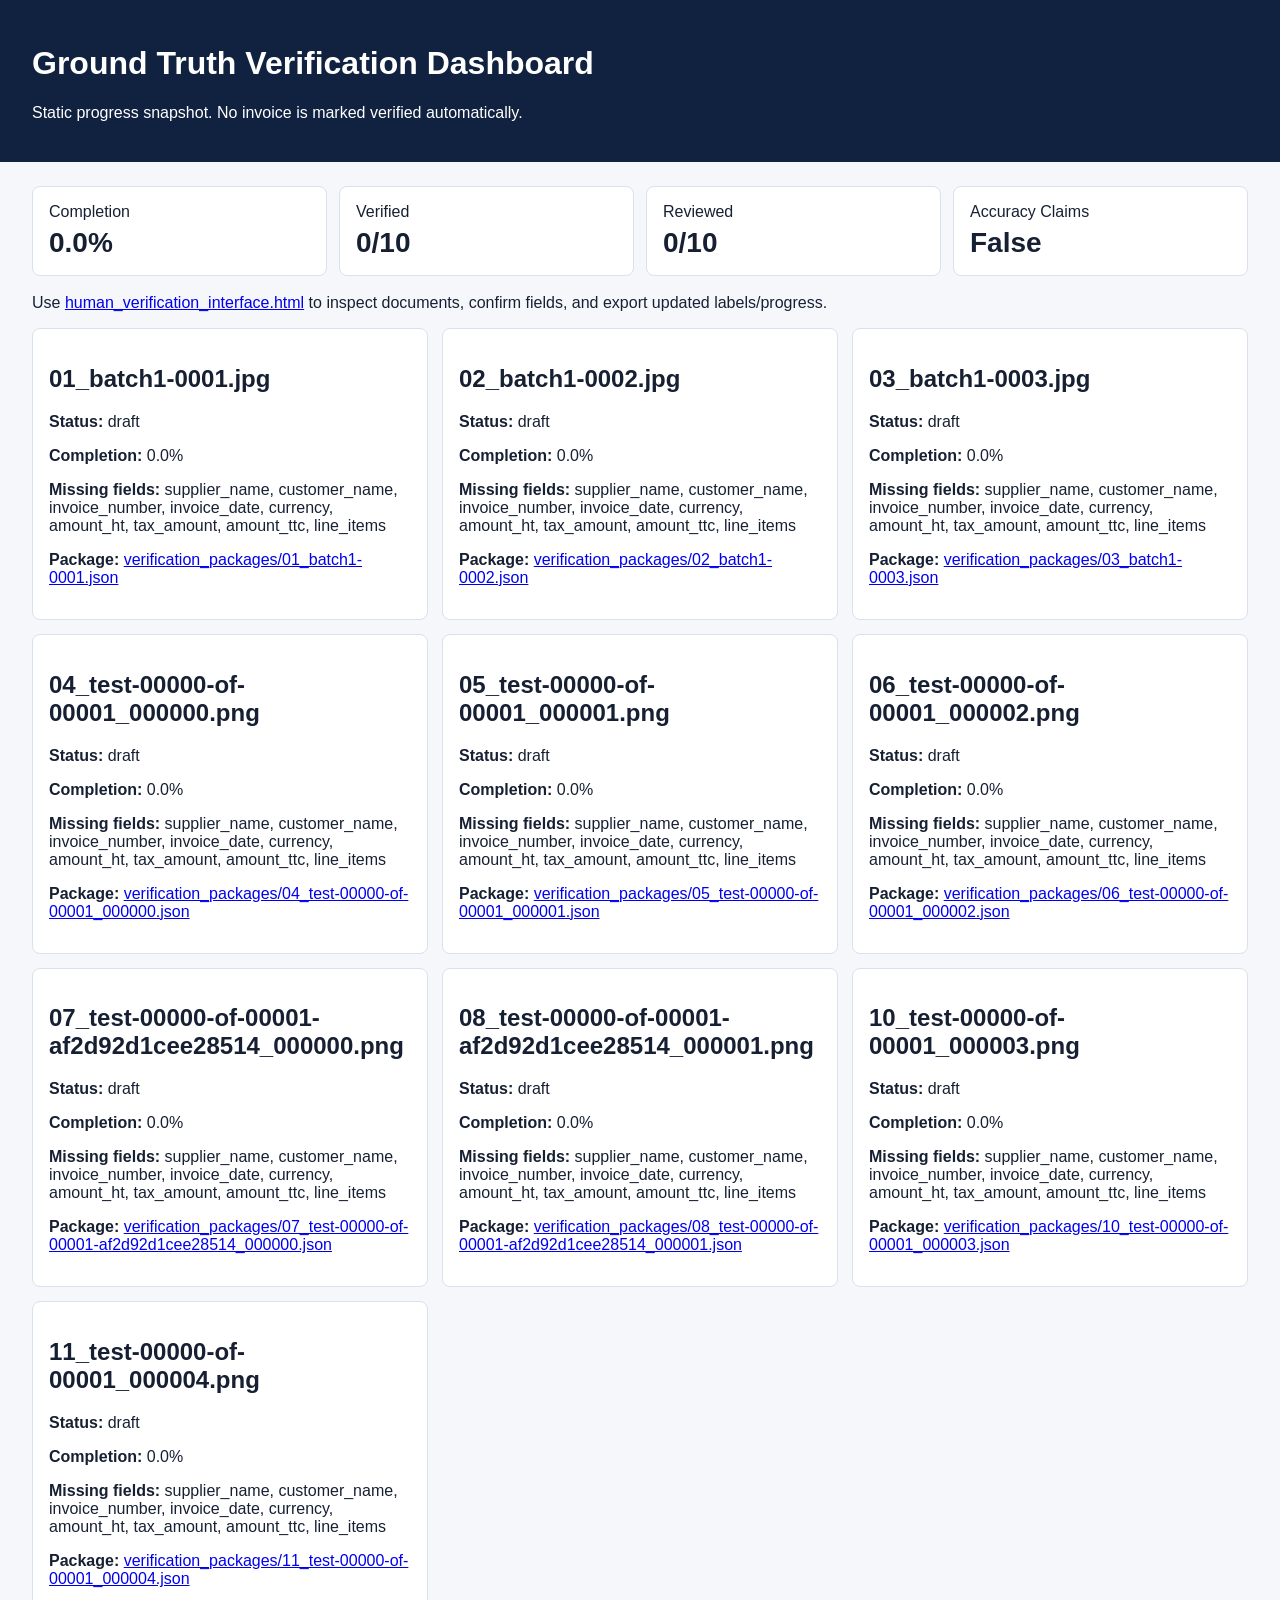
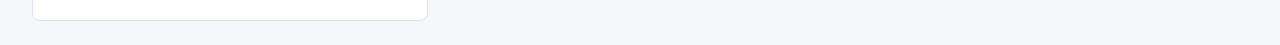
<file: dataset/manual_ground_truth_benchmark/verification_dashboard.html>
<!doctype html>
<html lang="en">
<head>
  <meta charset="utf-8">
  <title>Ground Truth Verification Dashboard</title>
  <style>
    body { margin: 0; font-family: Arial, sans-serif; background: #f5f7fb; color: #172033; }
    header { background: #10223f; color: white; padding: 24px 32px; }
    main { padding: 24px 32px; }
    .metrics { display: grid; grid-template-columns: repeat(auto-fit, minmax(180px, 1fr)); gap: 12px; margin-bottom: 18px; }
    .metric, .card { background: white; border: 1px solid #d9e1ee; border-radius: 8px; padding: 16px; }
    .metric strong { display: block; font-size: 28px; margin-top: 6px; }
    .grid { display: grid; grid-template-columns: repeat(auto-fit, minmax(300px, 1fr)); gap: 14px; }
  </style>
</head>
<body>
  <header>
    <h1>Ground Truth Verification Dashboard</h1>
    <p>Static progress snapshot. No invoice is marked verified automatically.</p>
  </header>
  <main>
    <section class="metrics">
      <div class="metric">Completion<strong>0.0%</strong></div>
      <div class="metric">Verified<strong>0/10</strong></div>
      <div class="metric">Reviewed<strong>0/10</strong></div>
      <div class="metric">Accuracy Claims<strong>False</strong></div>
    </section>
    <p>Use <a href="human_verification_interface.html">human_verification_interface.html</a> to inspect documents, confirm fields, and export updated labels/progress.</p>
    <section class="grid">
        <article class="card">
          <h2>01_batch1-0001.jpg</h2>
          <p><strong>Status:</strong> draft</p>
          <p><strong>Completion:</strong> 0.0%</p>
          <p><strong>Missing fields:</strong> supplier_name, customer_name, invoice_number, invoice_date, currency, amount_ht, tax_amount, amount_ttc, line_items</p>
          <p><strong>Package:</strong> <a href="verification_packages/01_batch1-0001.json">verification_packages/01_batch1-0001.json</a></p>
        </article>

        <article class="card">
          <h2>02_batch1-0002.jpg</h2>
          <p><strong>Status:</strong> draft</p>
          <p><strong>Completion:</strong> 0.0%</p>
          <p><strong>Missing fields:</strong> supplier_name, customer_name, invoice_number, invoice_date, currency, amount_ht, tax_amount, amount_ttc, line_items</p>
          <p><strong>Package:</strong> <a href="verification_packages/02_batch1-0002.json">verification_packages/02_batch1-0002.json</a></p>
        </article>

        <article class="card">
          <h2>03_batch1-0003.jpg</h2>
          <p><strong>Status:</strong> draft</p>
          <p><strong>Completion:</strong> 0.0%</p>
          <p><strong>Missing fields:</strong> supplier_name, customer_name, invoice_number, invoice_date, currency, amount_ht, tax_amount, amount_ttc, line_items</p>
          <p><strong>Package:</strong> <a href="verification_packages/03_batch1-0003.json">verification_packages/03_batch1-0003.json</a></p>
        </article>

        <article class="card">
          <h2>04_test-00000-of-00001_000000.png</h2>
          <p><strong>Status:</strong> draft</p>
          <p><strong>Completion:</strong> 0.0%</p>
          <p><strong>Missing fields:</strong> supplier_name, customer_name, invoice_number, invoice_date, currency, amount_ht, tax_amount, amount_ttc, line_items</p>
          <p><strong>Package:</strong> <a href="verification_packages/04_test-00000-of-00001_000000.json">verification_packages/04_test-00000-of-00001_000000.json</a></p>
        </article>

        <article class="card">
          <h2>05_test-00000-of-00001_000001.png</h2>
          <p><strong>Status:</strong> draft</p>
          <p><strong>Completion:</strong> 0.0%</p>
          <p><strong>Missing fields:</strong> supplier_name, customer_name, invoice_number, invoice_date, currency, amount_ht, tax_amount, amount_ttc, line_items</p>
          <p><strong>Package:</strong> <a href="verification_packages/05_test-00000-of-00001_000001.json">verification_packages/05_test-00000-of-00001_000001.json</a></p>
        </article>

        <article class="card">
          <h2>06_test-00000-of-00001_000002.png</h2>
          <p><strong>Status:</strong> draft</p>
          <p><strong>Completion:</strong> 0.0%</p>
          <p><strong>Missing fields:</strong> supplier_name, customer_name, invoice_number, invoice_date, currency, amount_ht, tax_amount, amount_ttc, line_items</p>
          <p><strong>Package:</strong> <a href="verification_packages/06_test-00000-of-00001_000002.json">verification_packages/06_test-00000-of-00001_000002.json</a></p>
        </article>

        <article class="card">
          <h2>07_test-00000-of-00001-af2d92d1cee28514_000000.png</h2>
          <p><strong>Status:</strong> draft</p>
          <p><strong>Completion:</strong> 0.0%</p>
          <p><strong>Missing fields:</strong> supplier_name, customer_name, invoice_number, invoice_date, currency, amount_ht, tax_amount, amount_ttc, line_items</p>
          <p><strong>Package:</strong> <a href="verification_packages/07_test-00000-of-00001-af2d92d1cee28514_000000.json">verification_packages/07_test-00000-of-00001-af2d92d1cee28514_000000.json</a></p>
        </article>

        <article class="card">
          <h2>08_test-00000-of-00001-af2d92d1cee28514_000001.png</h2>
          <p><strong>Status:</strong> draft</p>
          <p><strong>Completion:</strong> 0.0%</p>
          <p><strong>Missing fields:</strong> supplier_name, customer_name, invoice_number, invoice_date, currency, amount_ht, tax_amount, amount_ttc, line_items</p>
          <p><strong>Package:</strong> <a href="verification_packages/08_test-00000-of-00001-af2d92d1cee28514_000001.json">verification_packages/08_test-00000-of-00001-af2d92d1cee28514_000001.json</a></p>
        </article>

        <article class="card">
          <h2>10_test-00000-of-00001_000003.png</h2>
          <p><strong>Status:</strong> draft</p>
          <p><strong>Completion:</strong> 0.0%</p>
          <p><strong>Missing fields:</strong> supplier_name, customer_name, invoice_number, invoice_date, currency, amount_ht, tax_amount, amount_ttc, line_items</p>
          <p><strong>Package:</strong> <a href="verification_packages/10_test-00000-of-00001_000003.json">verification_packages/10_test-00000-of-00001_000003.json</a></p>
        </article>

        <article class="card">
          <h2>11_test-00000-of-00001_000004.png</h2>
          <p><strong>Status:</strong> draft</p>
          <p><strong>Completion:</strong> 0.0%</p>
          <p><strong>Missing fields:</strong> supplier_name, customer_name, invoice_number, invoice_date, currency, amount_ht, tax_amount, amount_ttc, line_items</p>
          <p><strong>Package:</strong> <a href="verification_packages/11_test-00000-of-00001_000004.json">verification_packages/11_test-00000-of-00001_000004.json</a></p>
        </article>
        </section>
  </main>
</body>
</html>
</file>
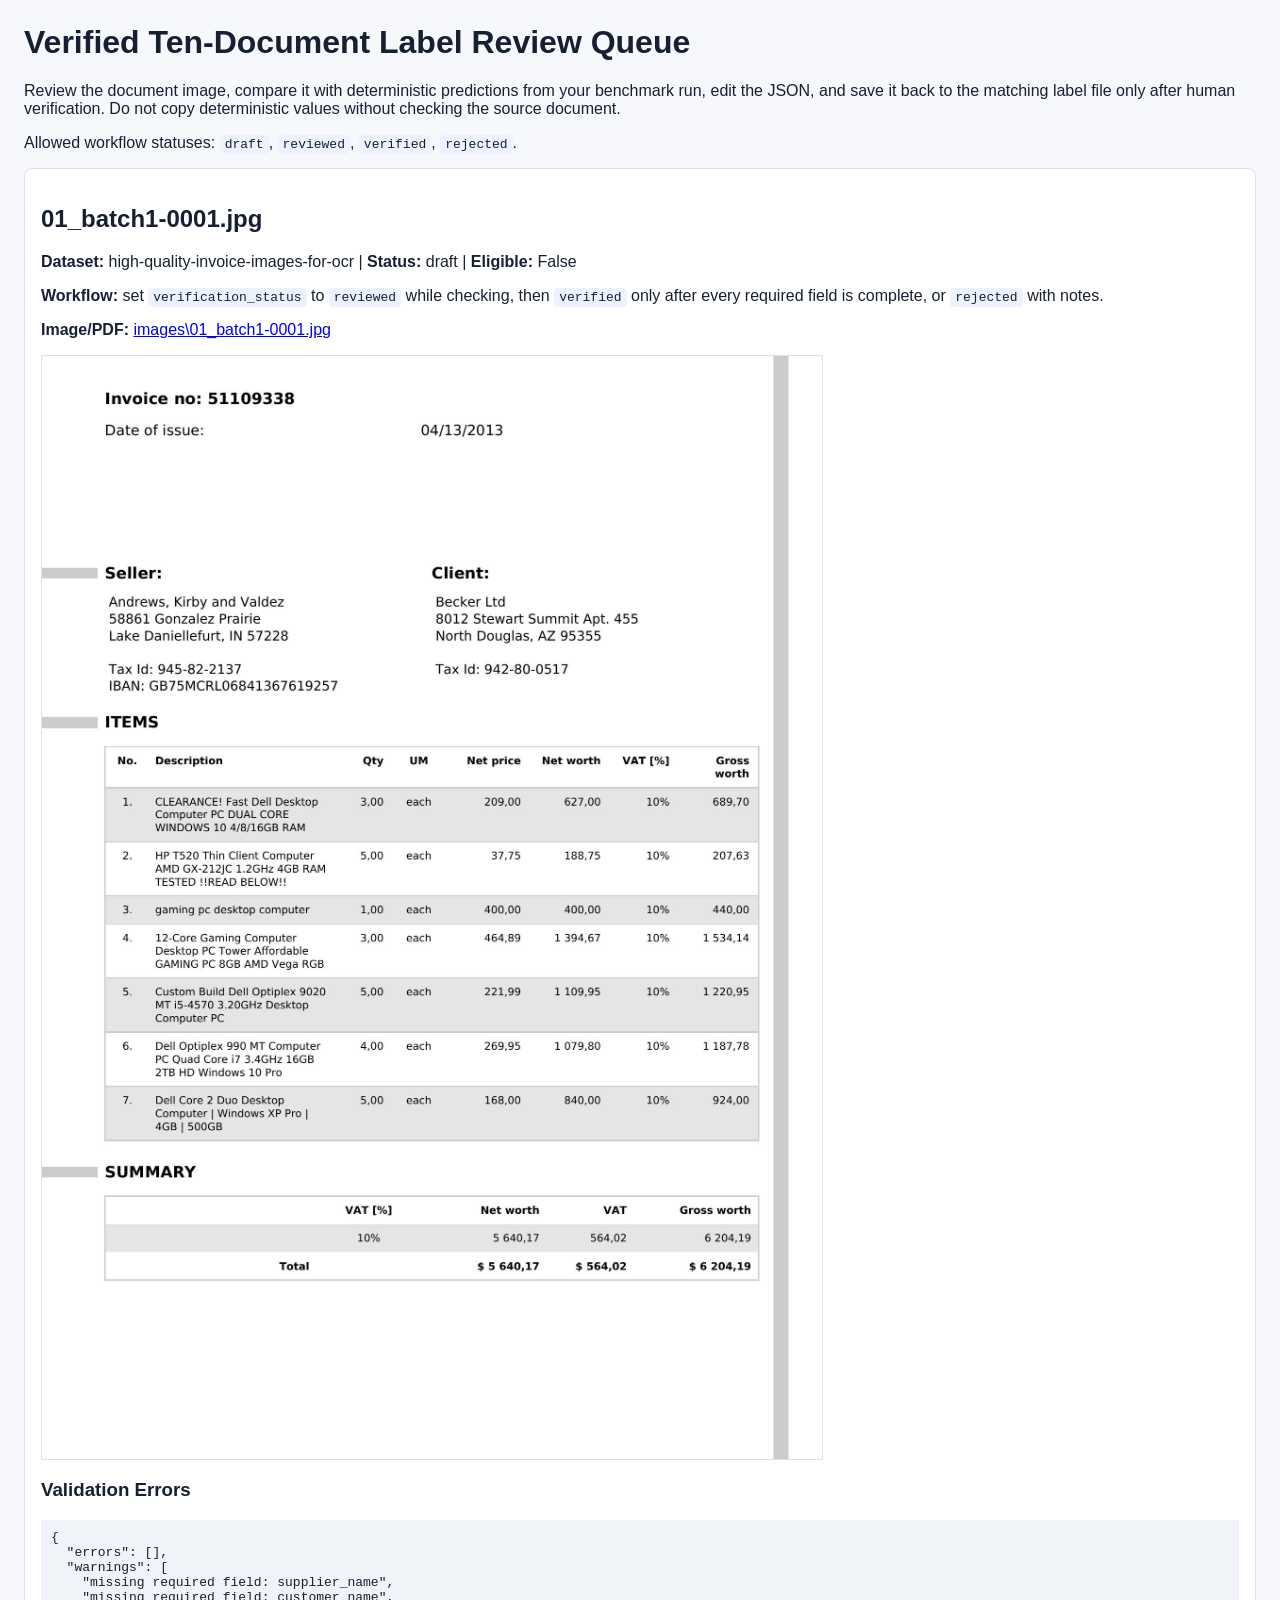
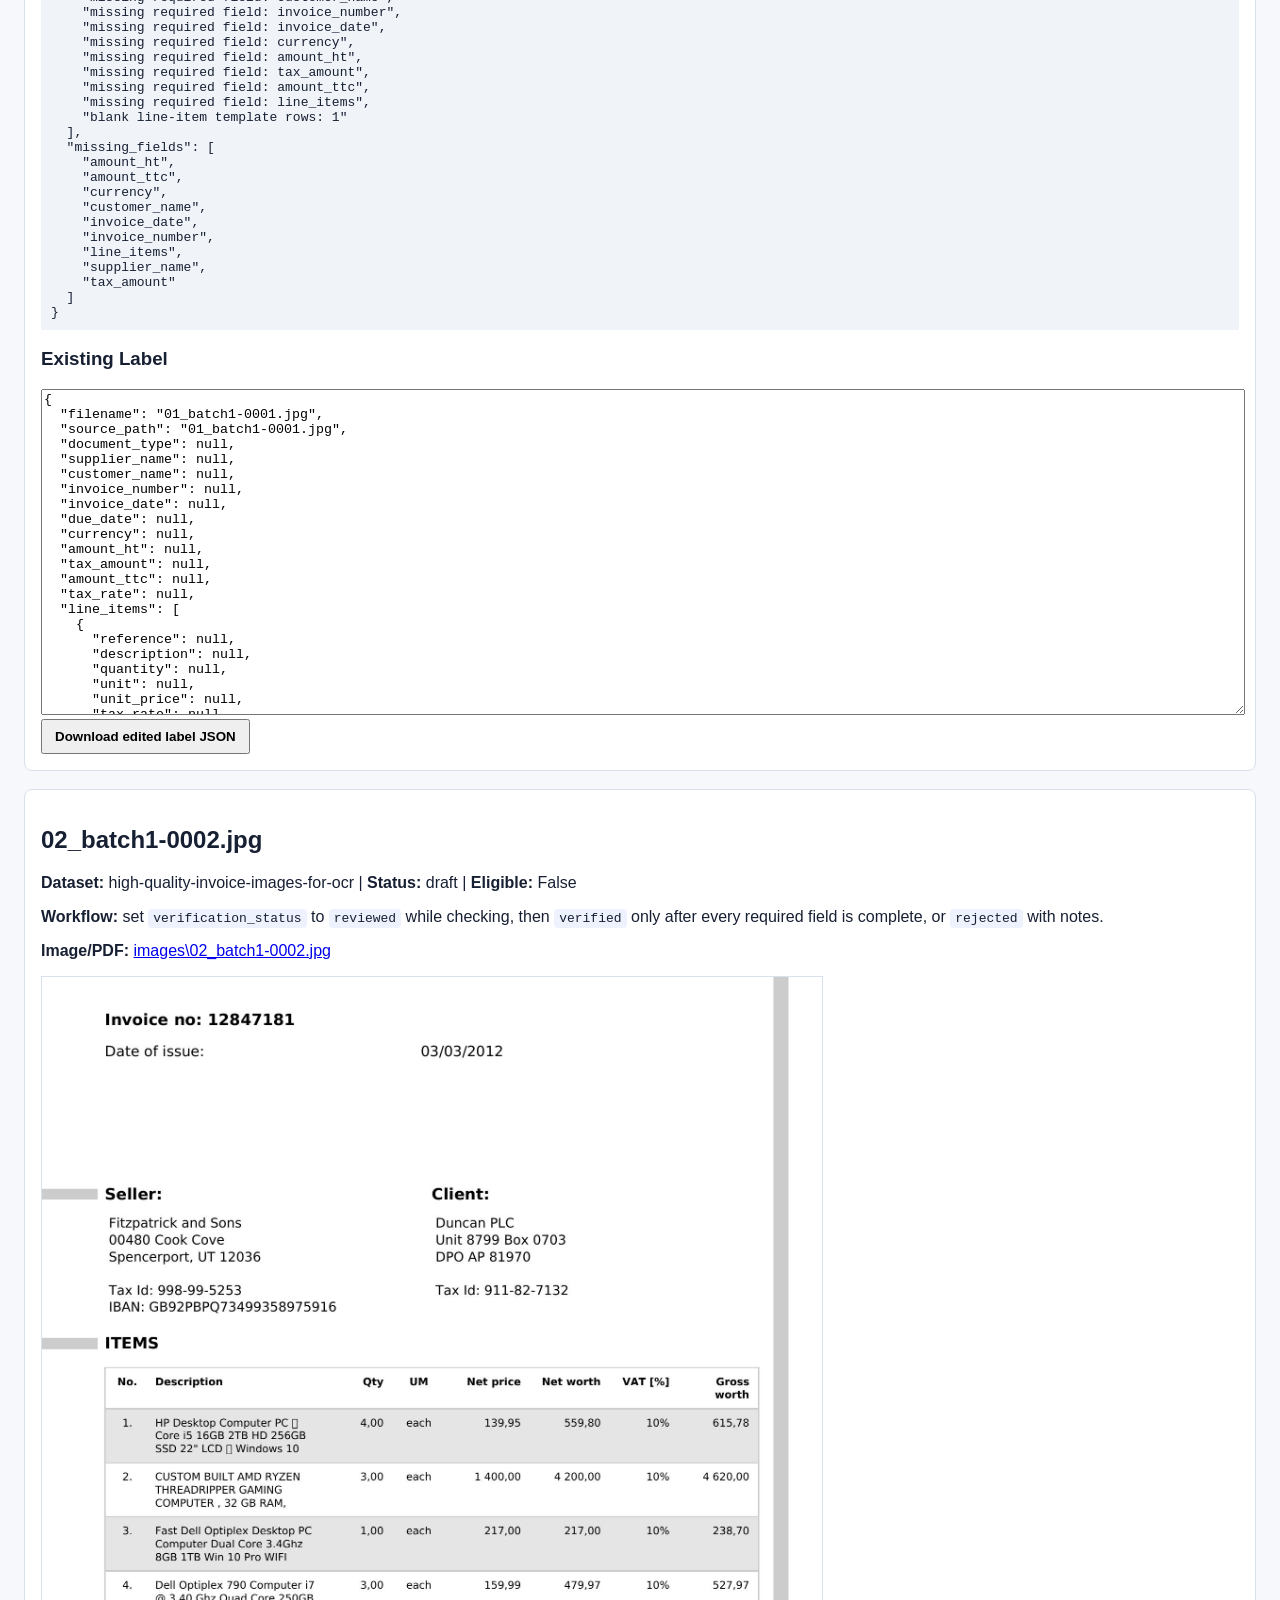
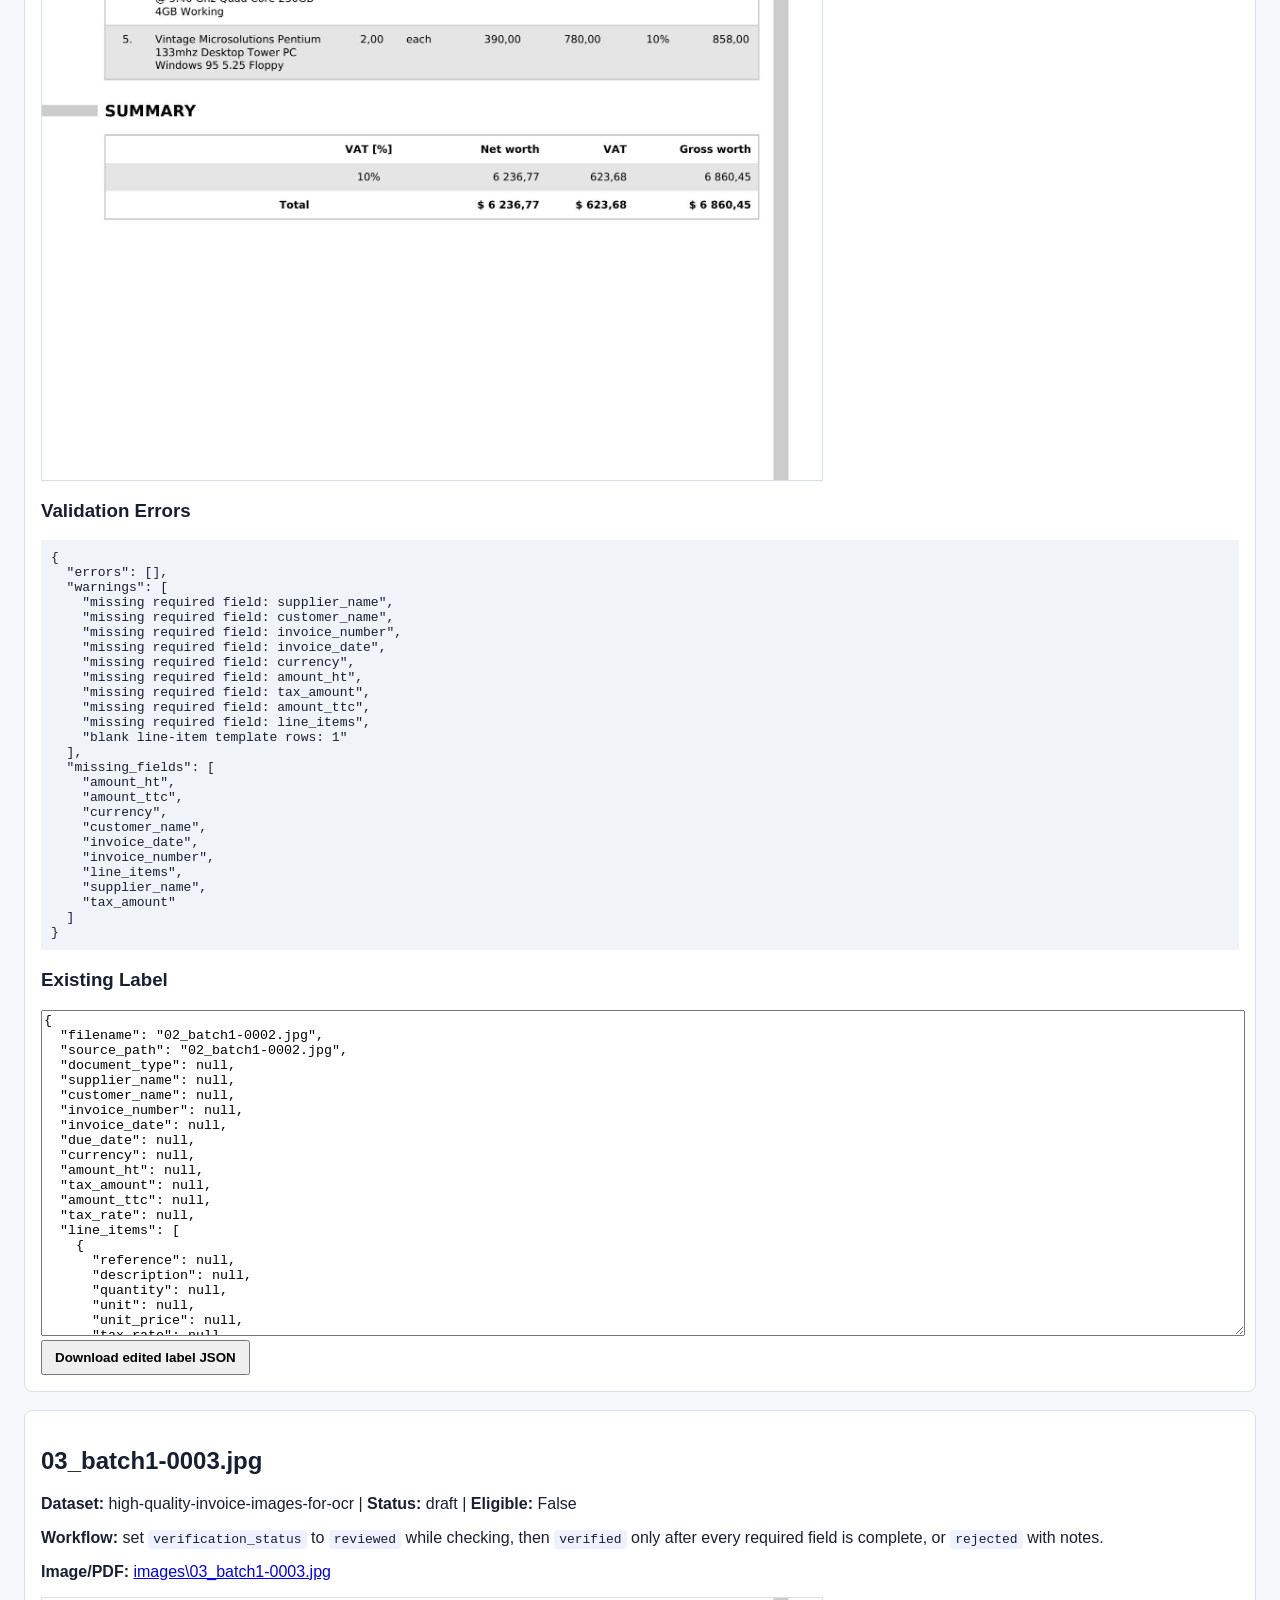
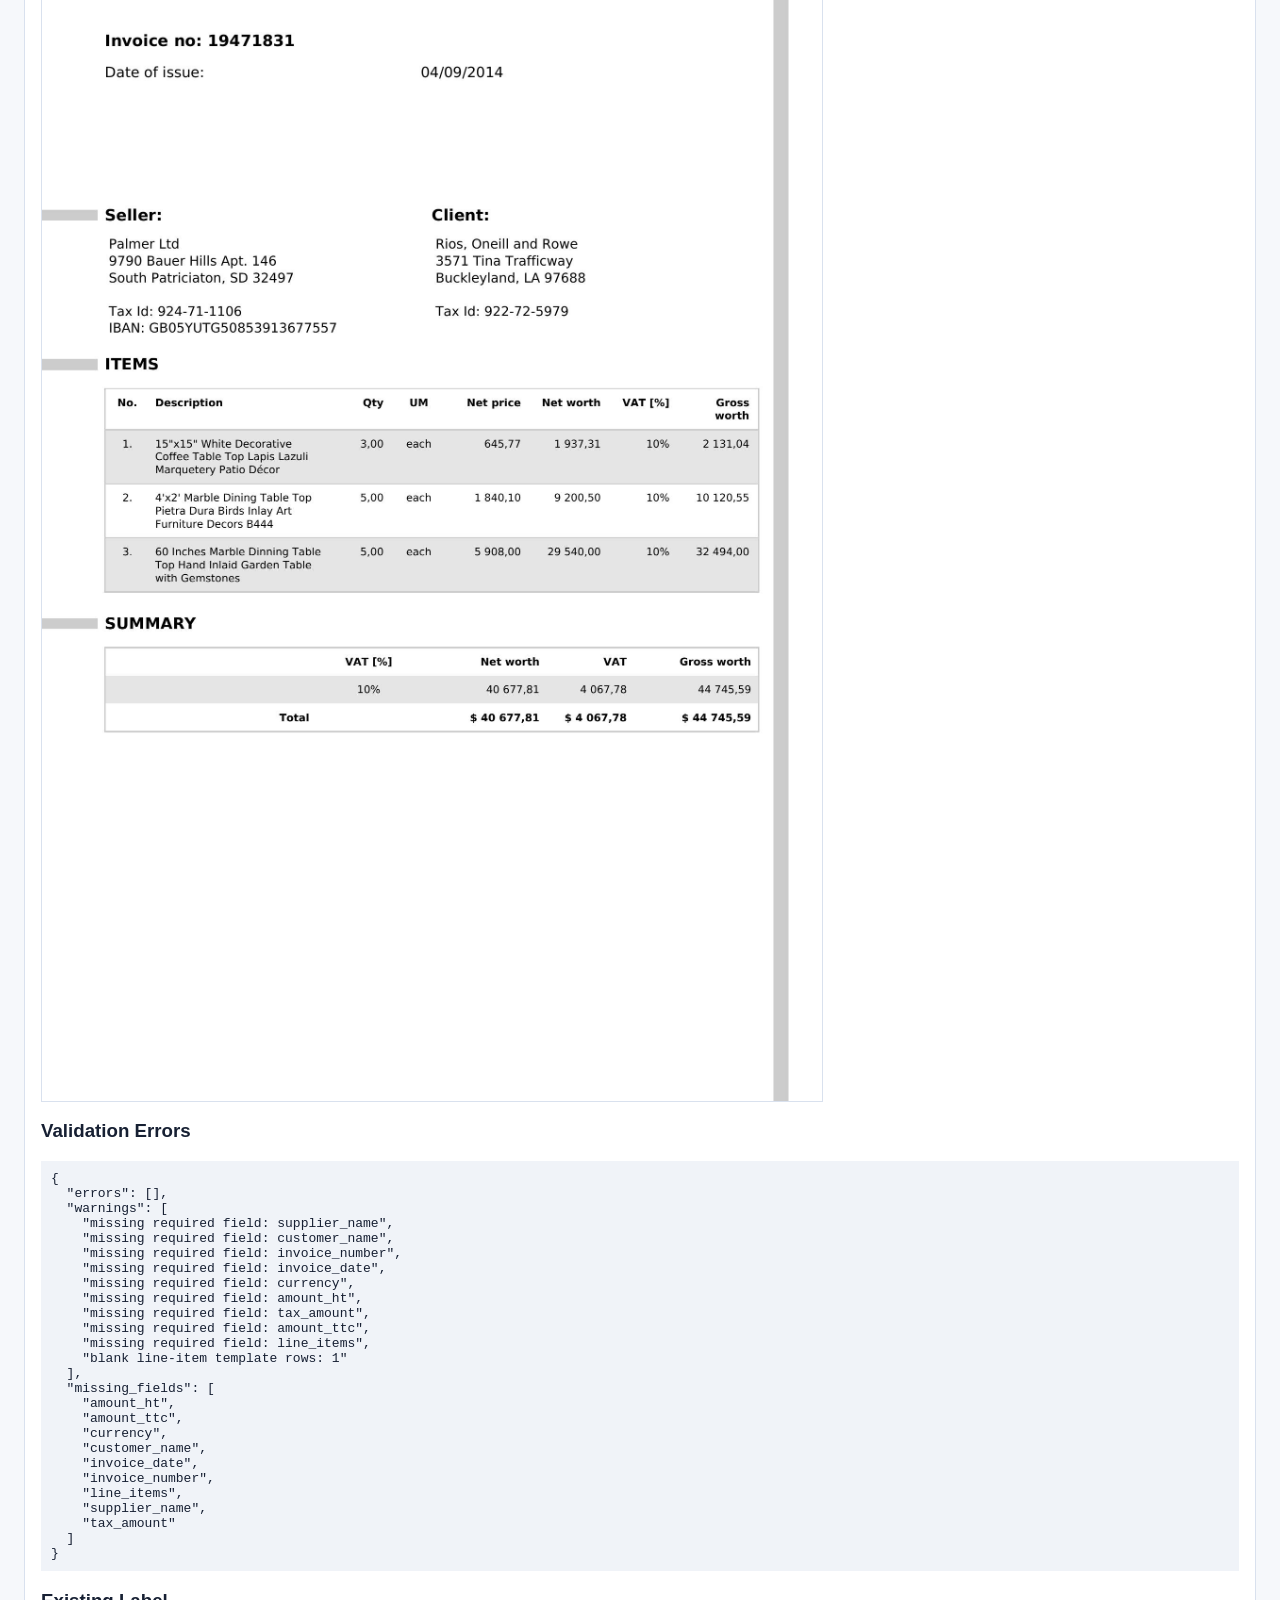
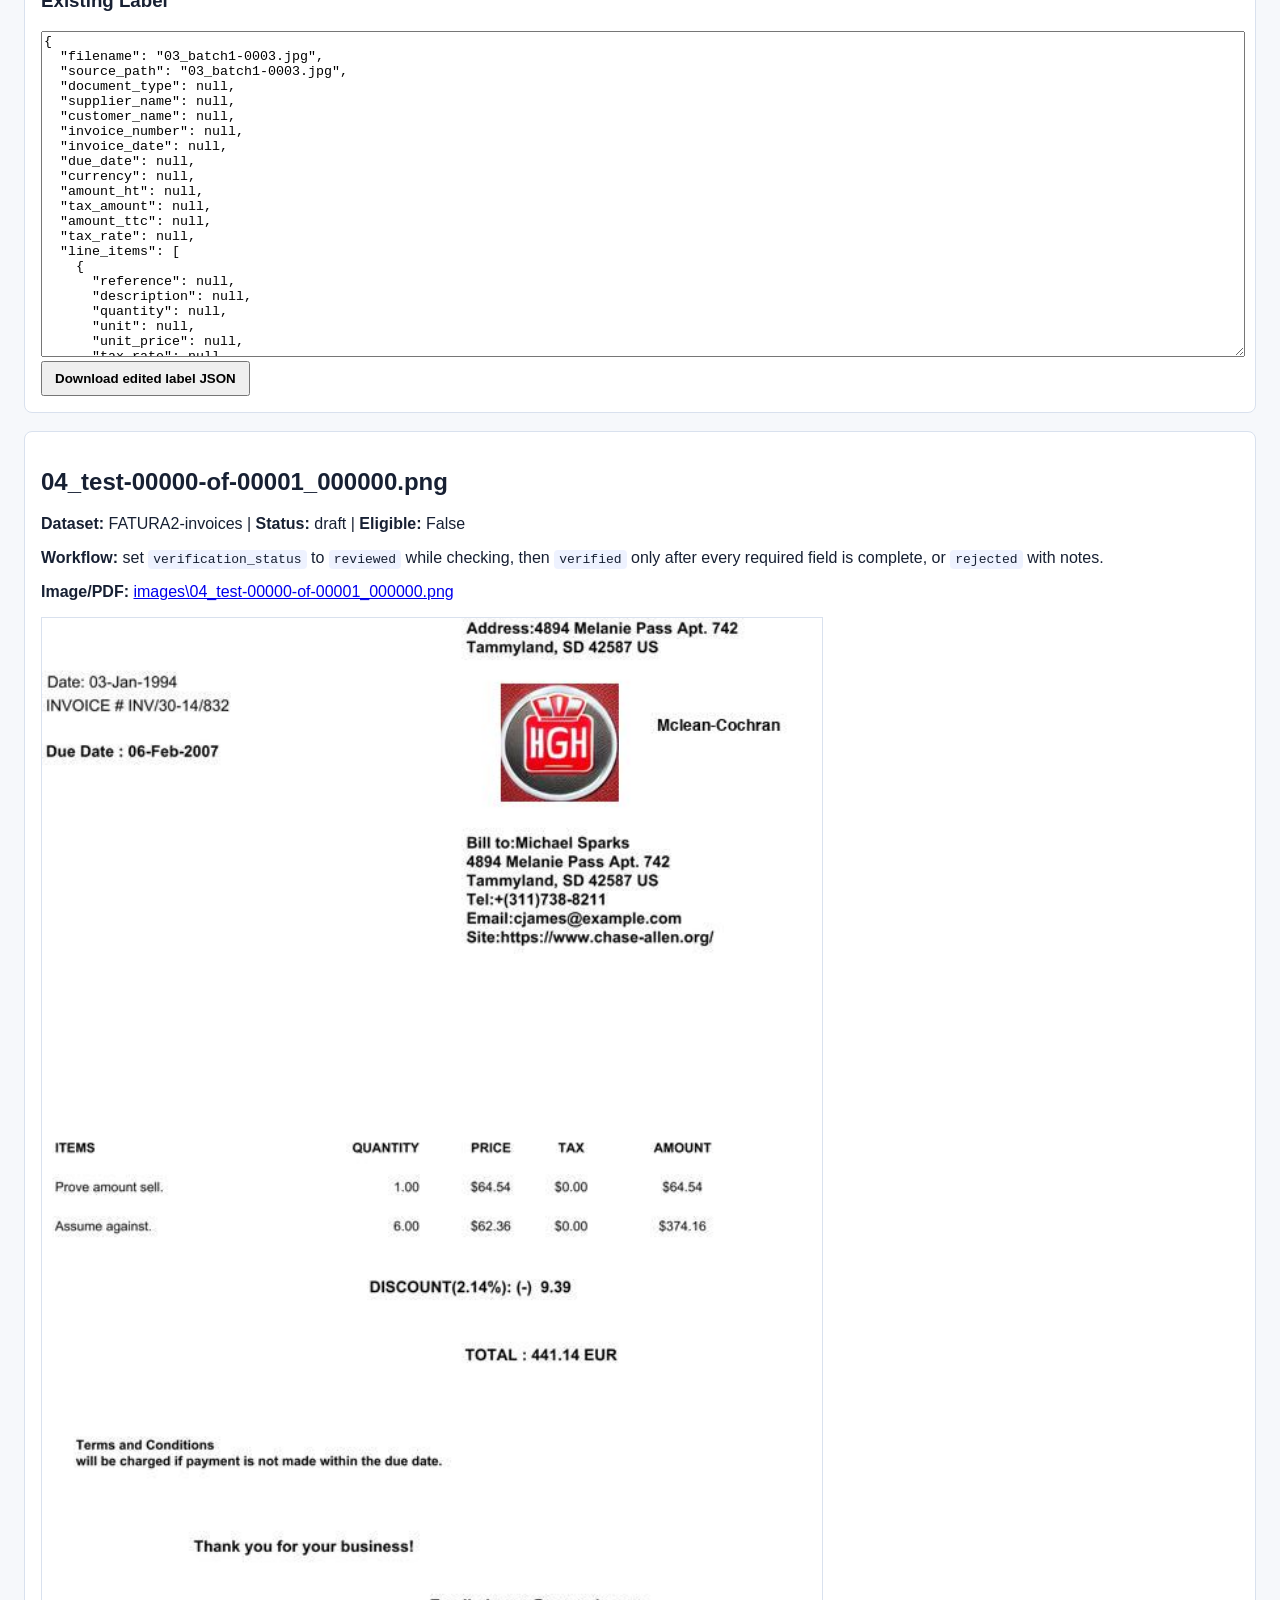
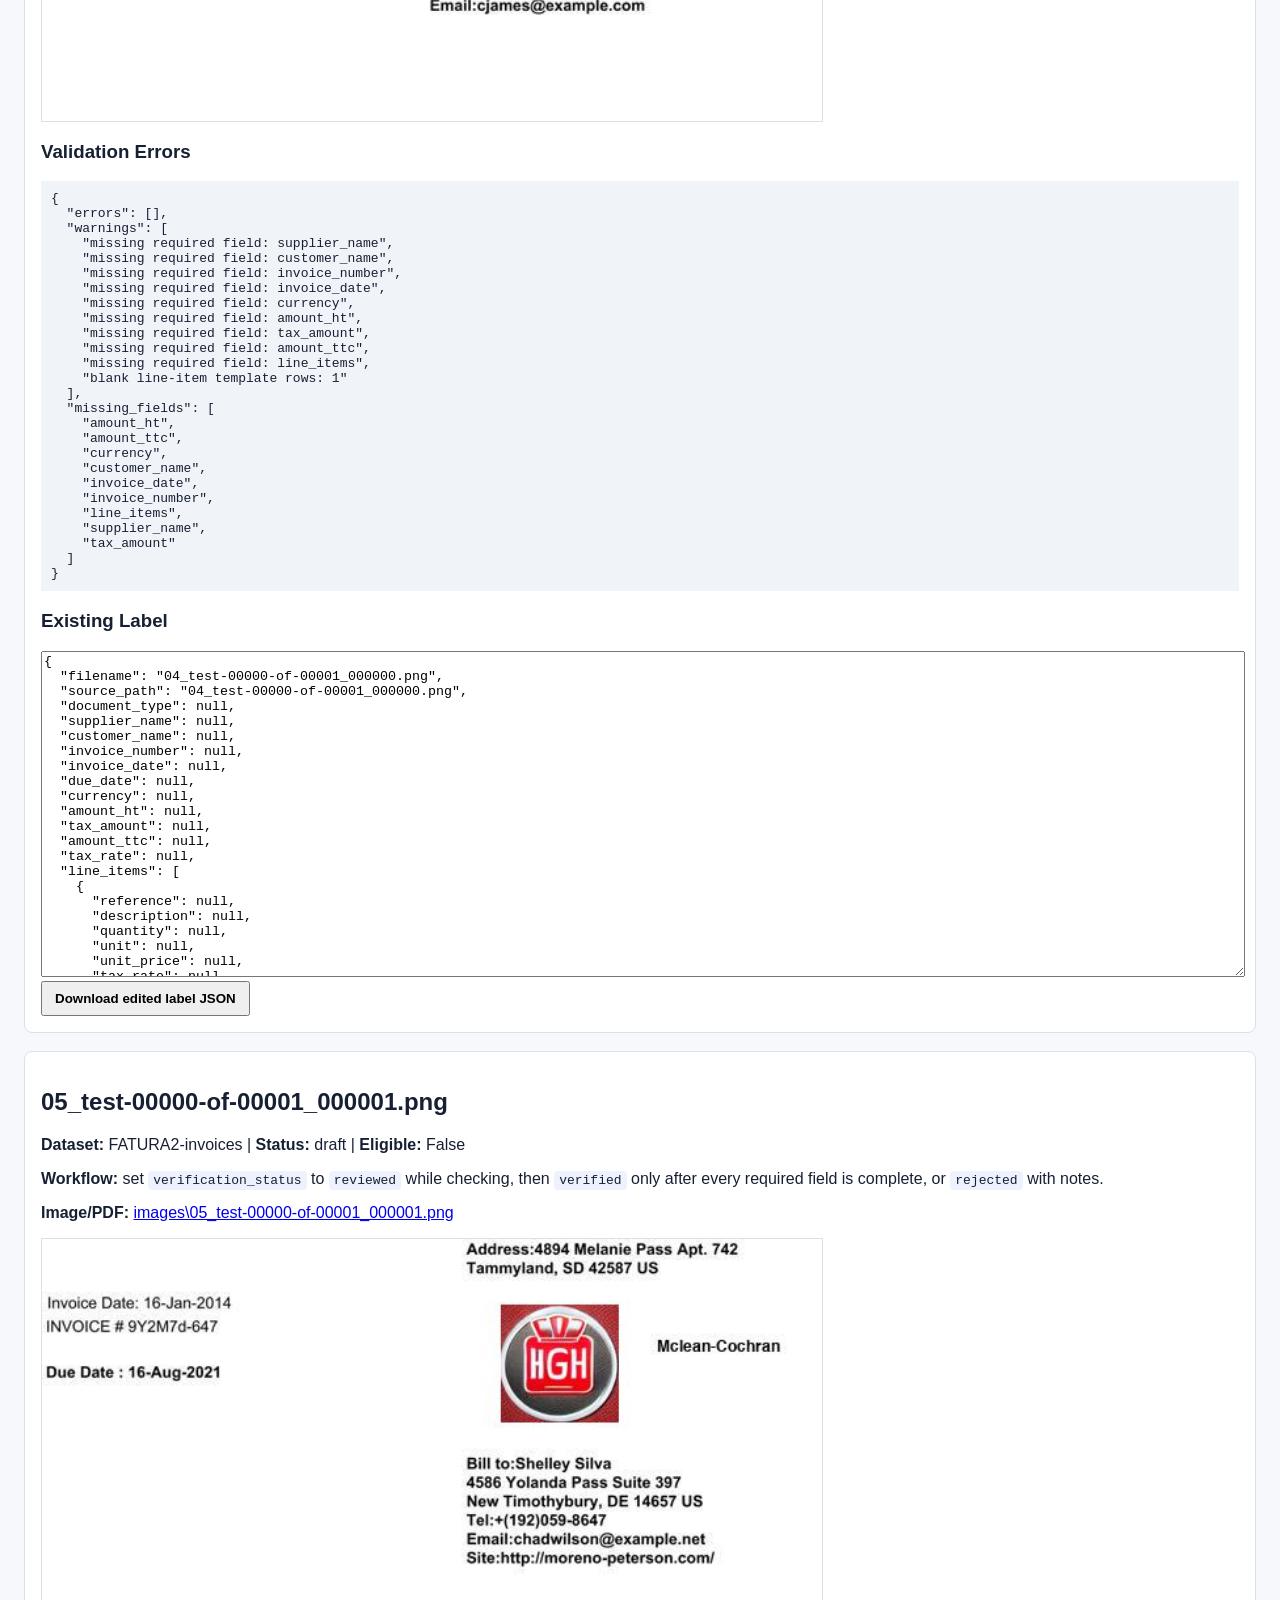
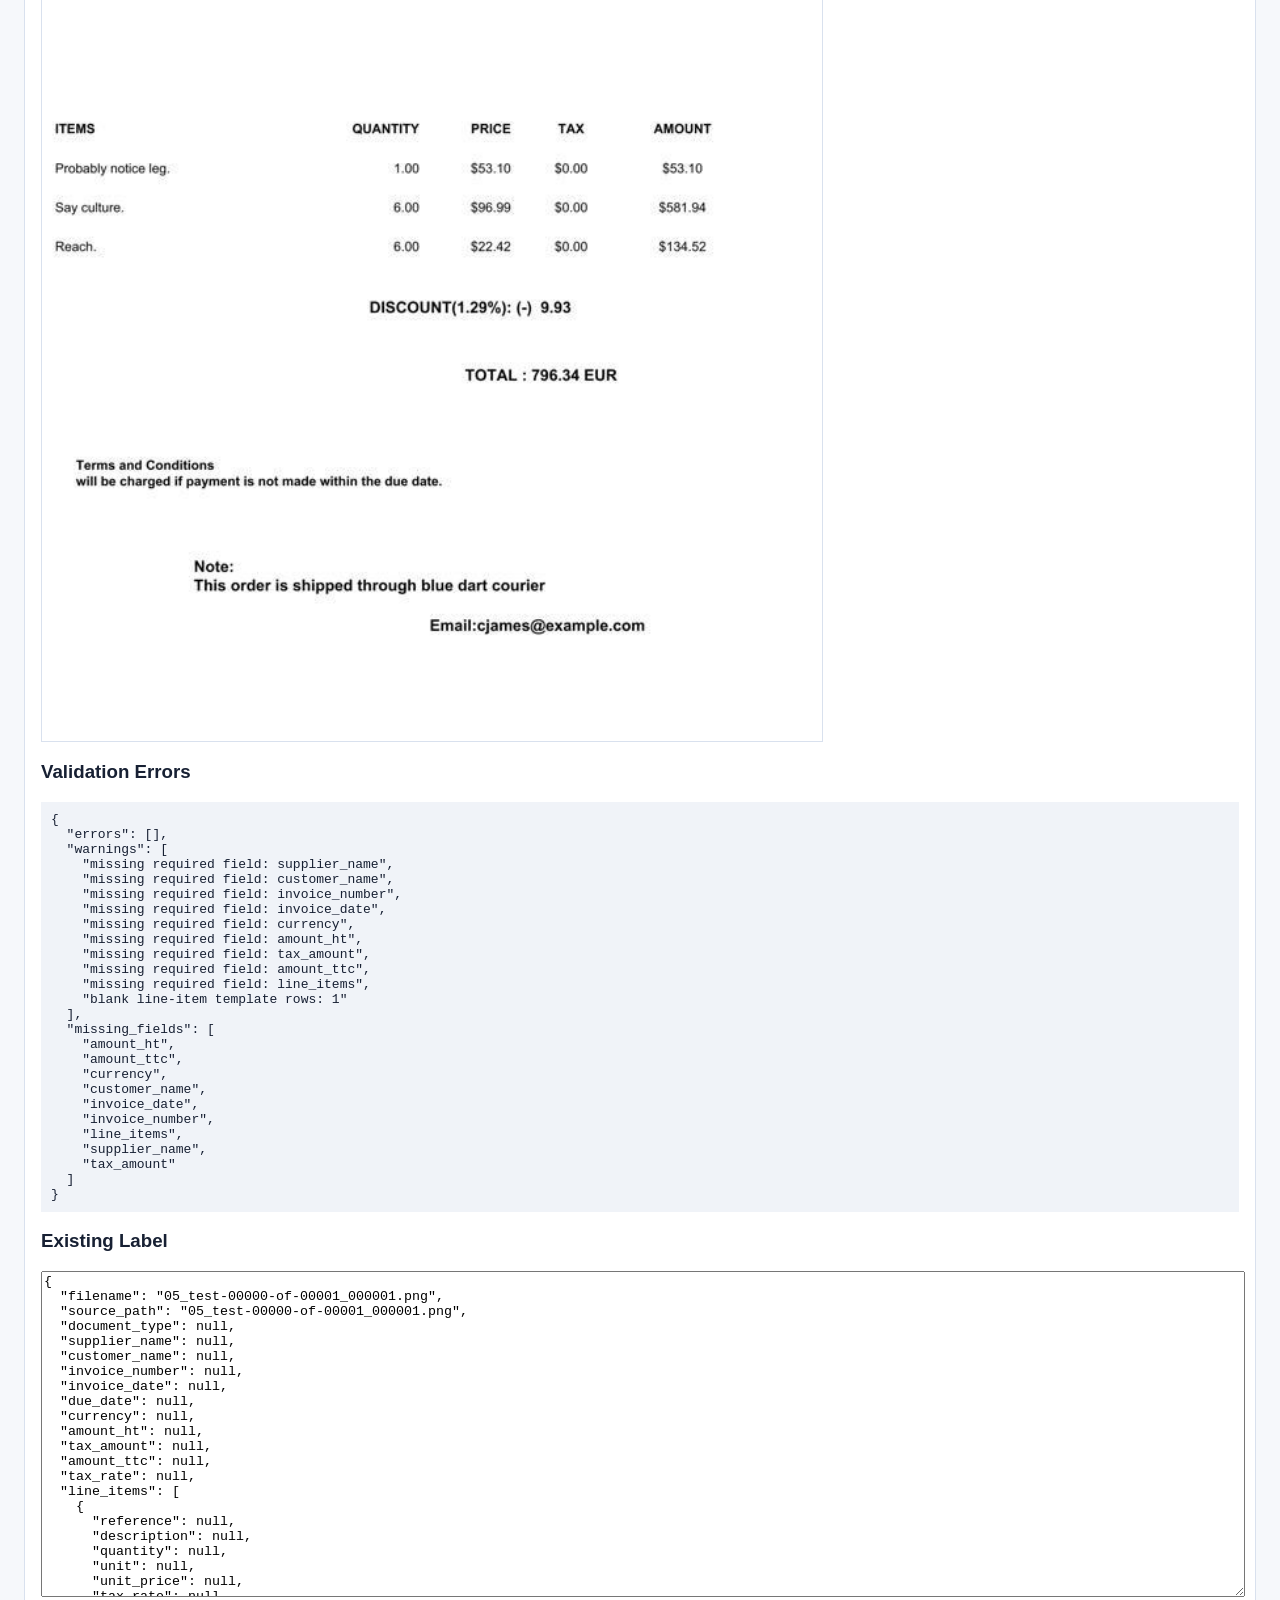
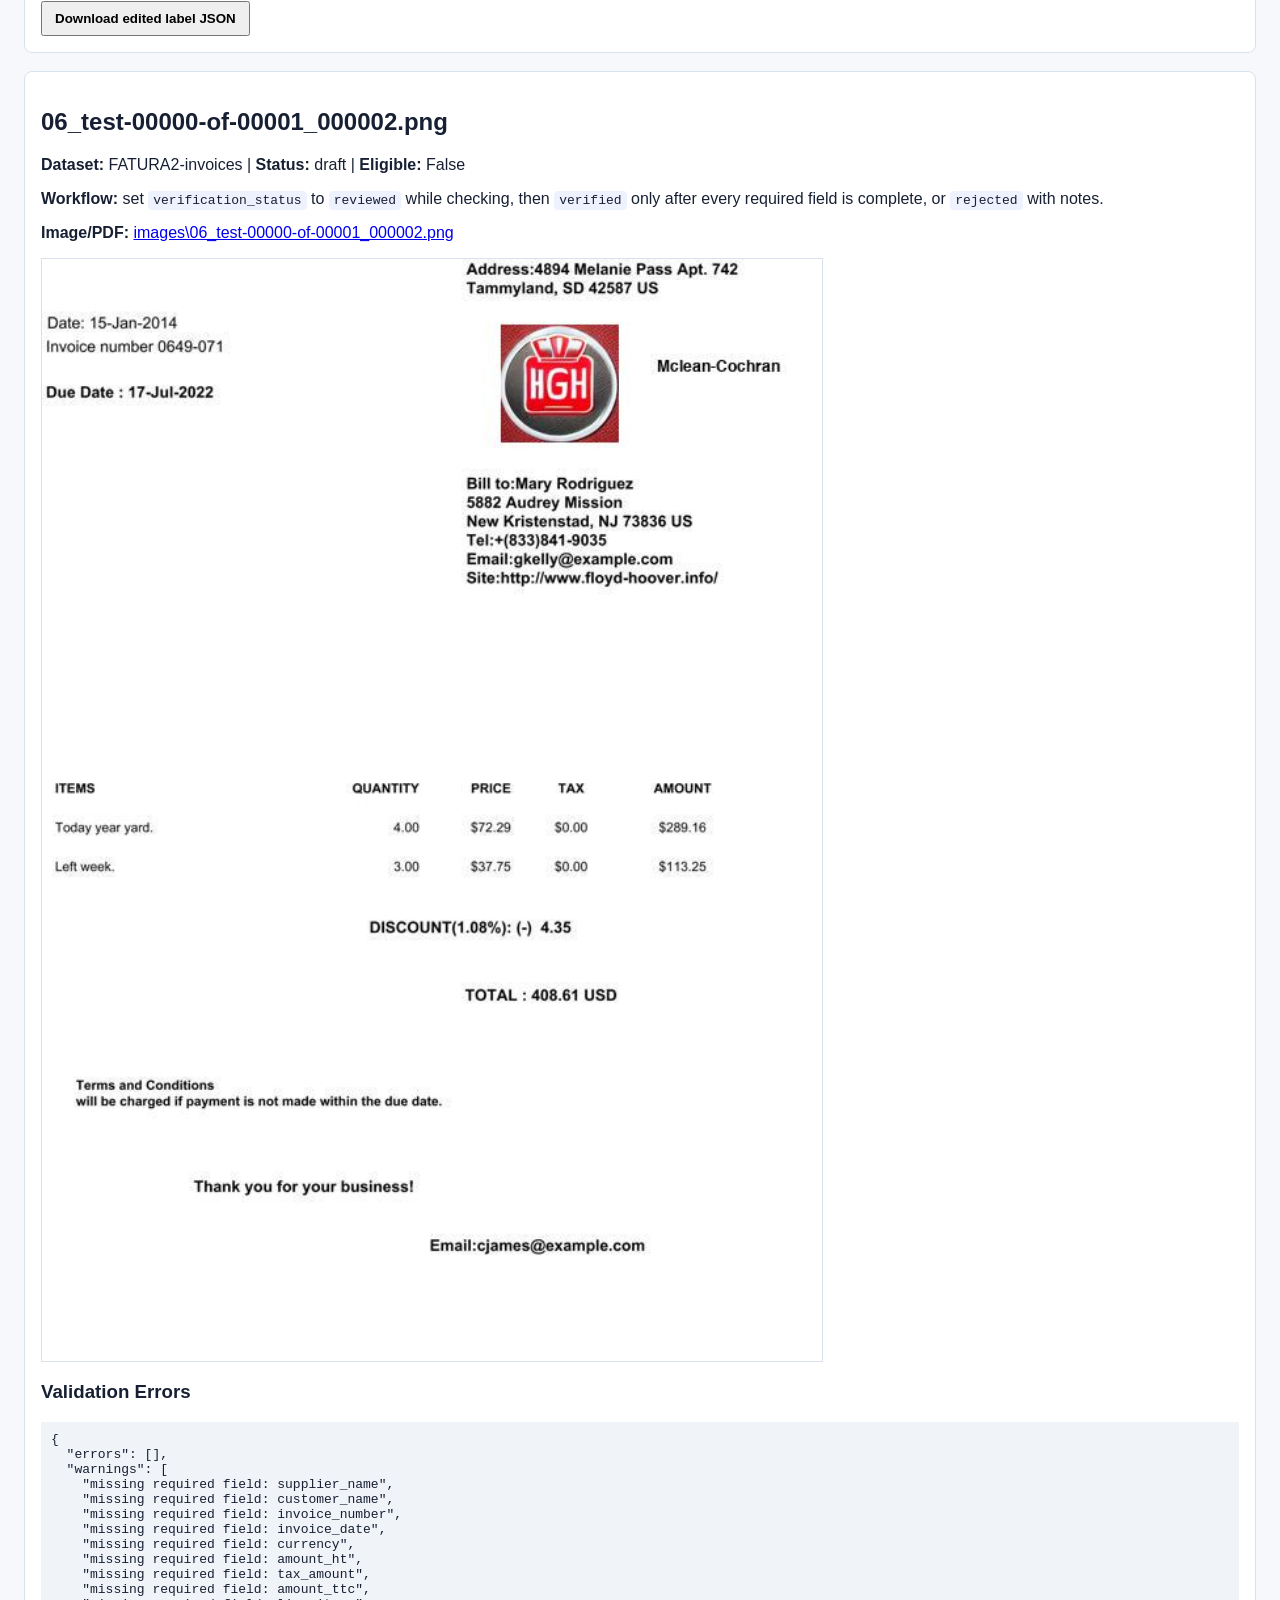
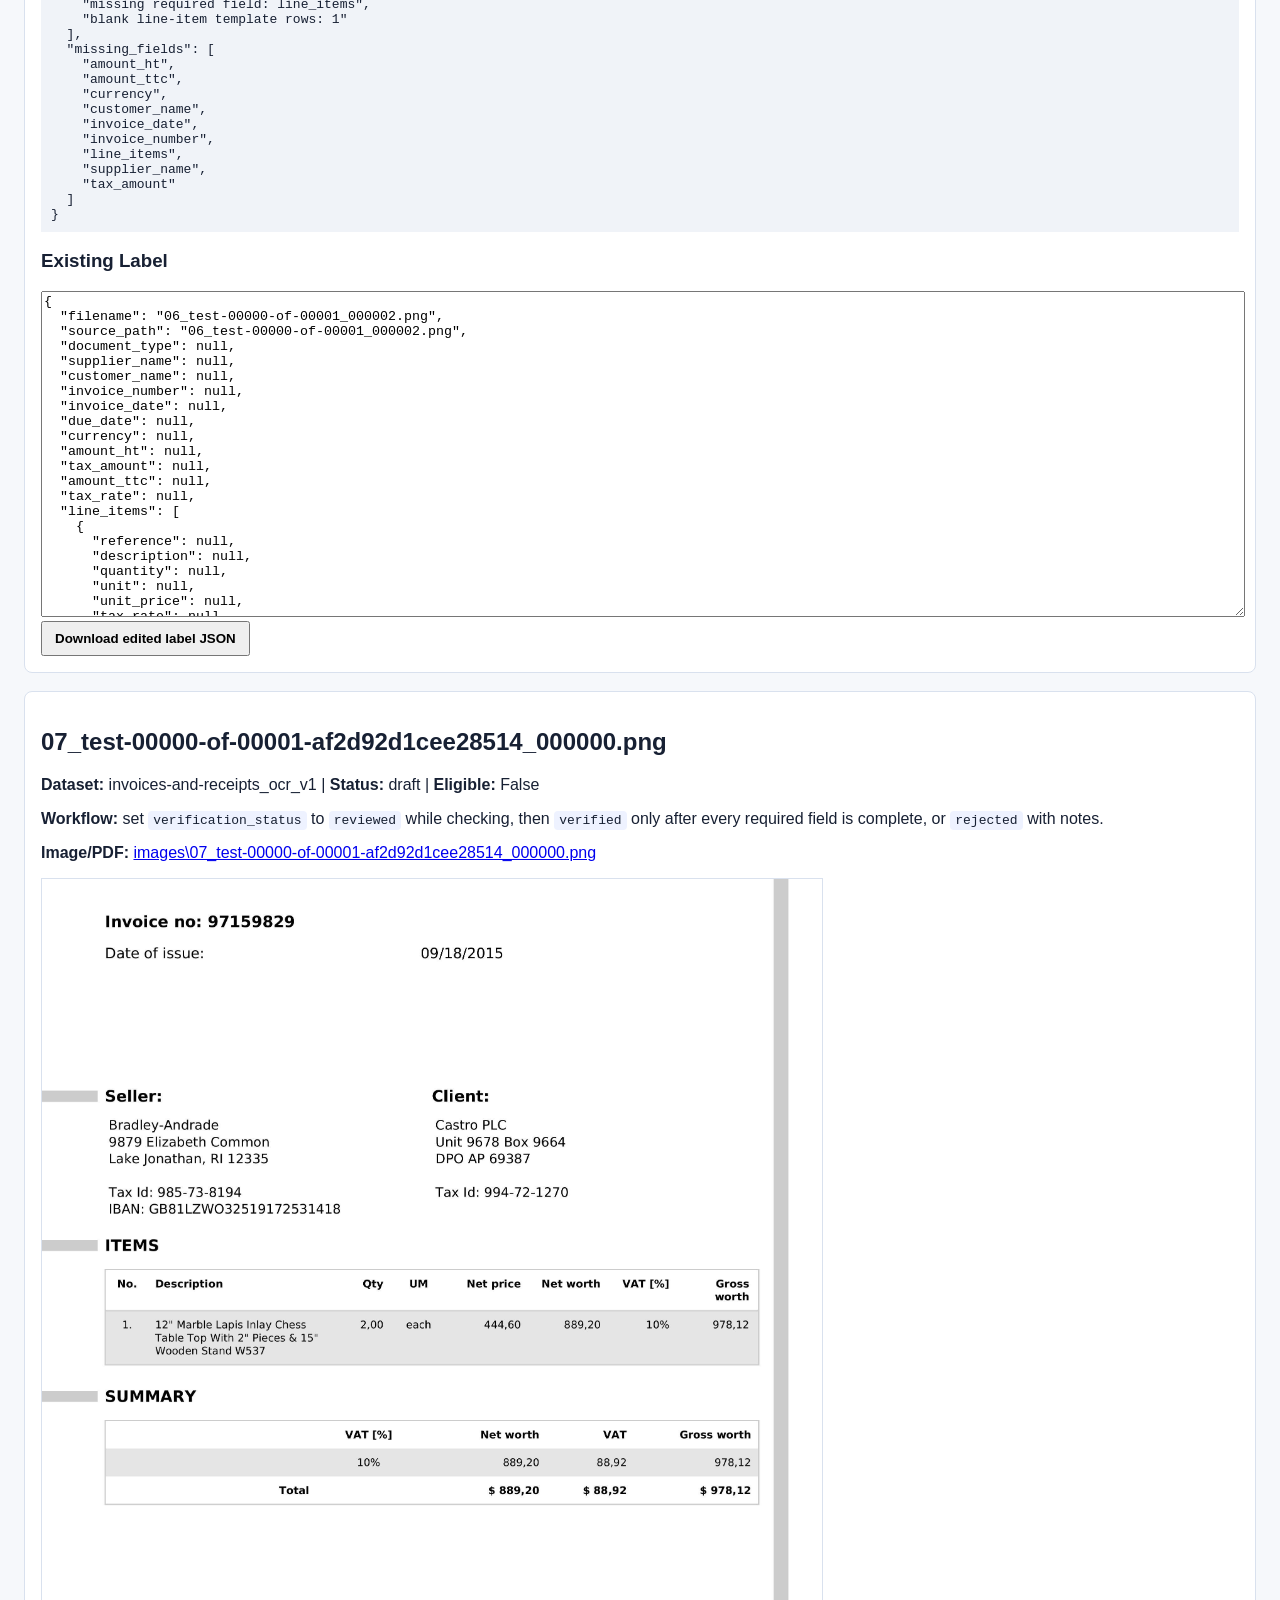
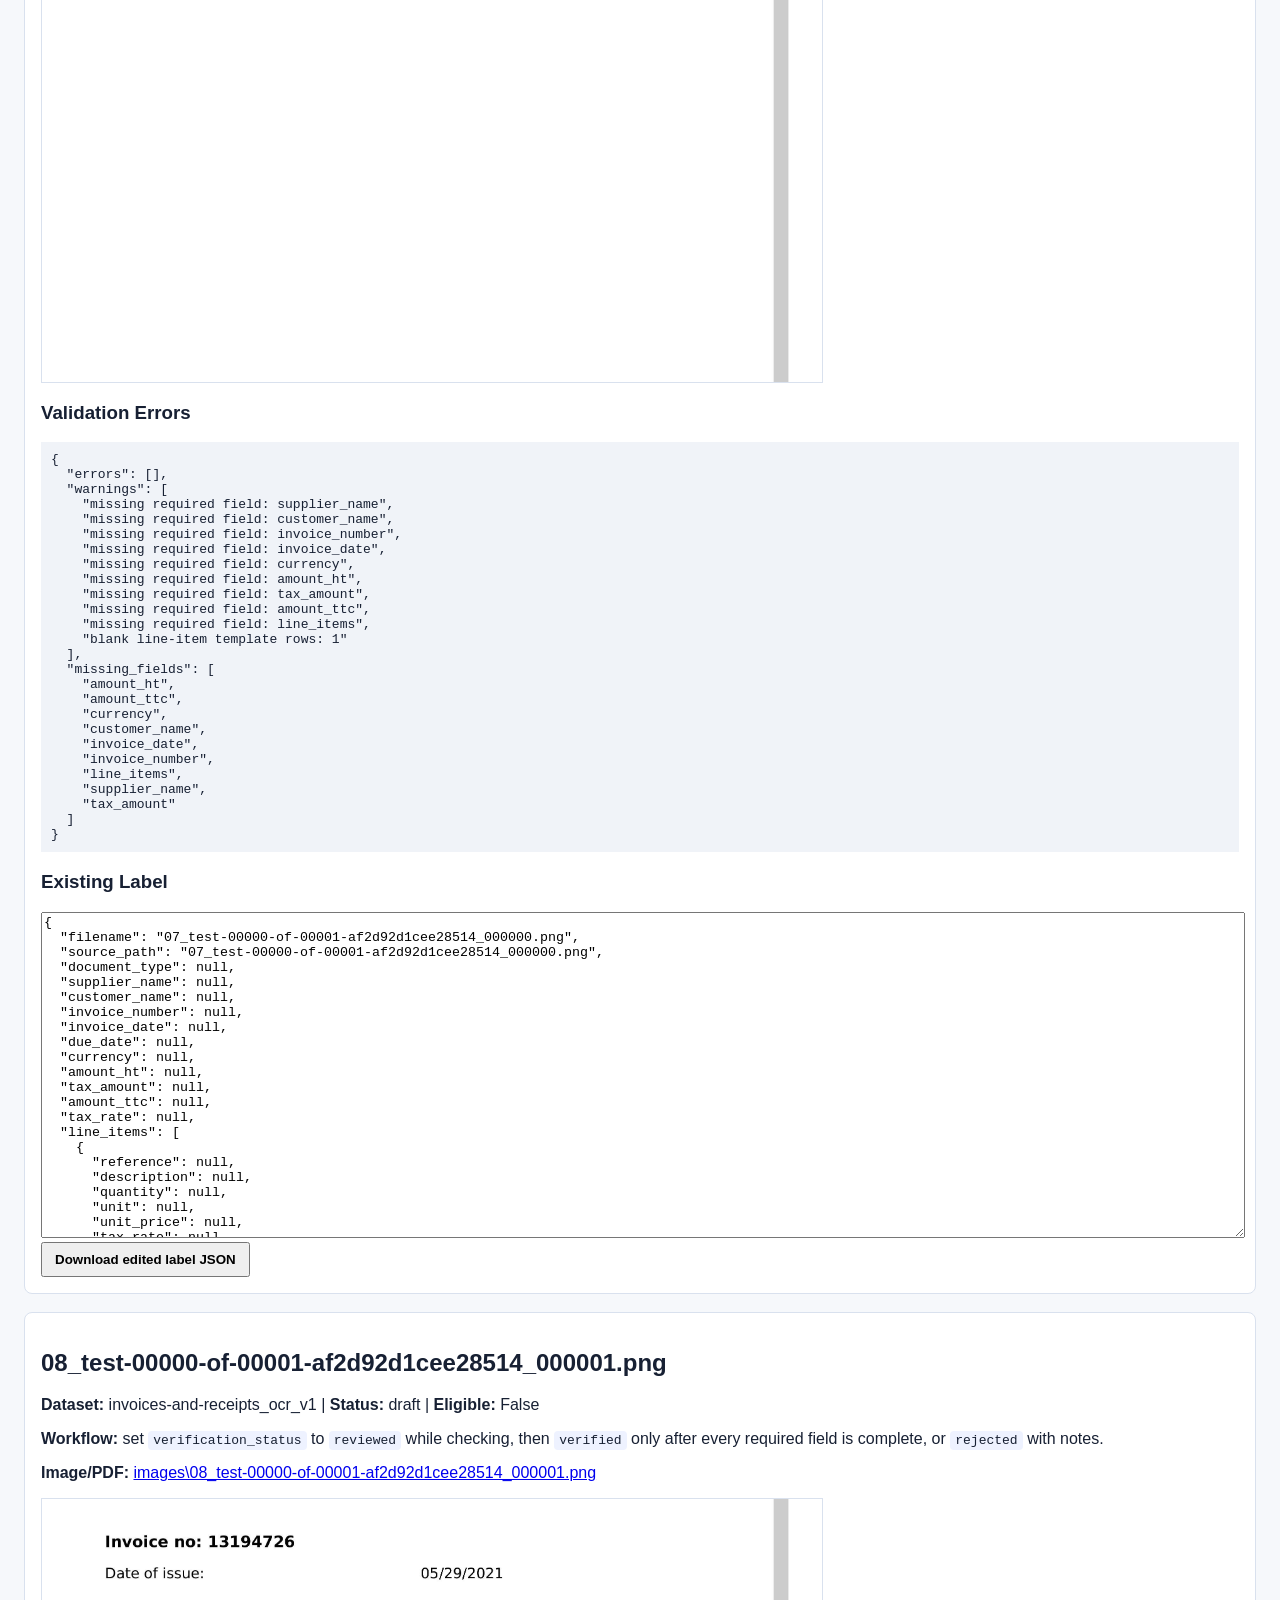
<file: dataset/manual_ground_truth_benchmark/verified_label_review_queue.html>
<!doctype html>
<html lang="en">
<head>
  <meta charset="utf-8">
  <title>Verified Ten-Document Label Review Queue</title>
  <style>
    body { font-family: Arial, sans-serif; margin: 24px; background: #f6f8fb; color: #172033; }
    .card { background: white; border: 1px solid #d9e1ee; border-radius: 8px; padding: 16px; margin-bottom: 18px; }
    img { max-width: 780px; width: 100%; display: block; border: 1px solid #d9e1ee; margin: 12px 0; }
    textarea { width: 100%; min-height: 320px; font-family: Consolas, monospace; }
    pre { background: #f0f3f8; padding: 10px; overflow: auto; }
    button { padding: 8px 12px; font-weight: 700; }
    code { background: #eef2ff; padding: 2px 5px; border-radius: 4px; }
  </style>
</head>
<body>
  <h1>Verified Ten-Document Label Review Queue</h1>
  <p>Review the document image, compare it with deterministic predictions from your benchmark run, edit the JSON, and save it back to the matching label file only after human verification. Do not copy deterministic values without checking the source document.</p>
  <p>Allowed workflow statuses: <code>draft</code>, <code>reviewed</code>, <code>verified</code>, <code>rejected</code>.</p>

        <section class="card">
          <h2>01_batch1-0001.jpg</h2>
          <p><strong>Dataset:</strong> high-quality-invoice-images-for-ocr | <strong>Status:</strong> draft | <strong>Eligible:</strong> False</p>
          <p><strong>Workflow:</strong> set <code>verification_status</code> to <code>reviewed</code> while checking, then <code>verified</code> only after every required field is complete, or <code>rejected</code> with notes.</p>
          <p><strong>Image/PDF:</strong> <a href="images\01_batch1-0001.jpg">images\01_batch1-0001.jpg</a></p>
          <img src="images\01_batch1-0001.jpg" alt="01_batch1-0001.jpg">
          <h3>Validation Errors</h3>
          <pre>{
  &quot;errors&quot;: [],
  &quot;warnings&quot;: [
    &quot;missing required field: supplier_name&quot;,
    &quot;missing required field: customer_name&quot;,
    &quot;missing required field: invoice_number&quot;,
    &quot;missing required field: invoice_date&quot;,
    &quot;missing required field: currency&quot;,
    &quot;missing required field: amount_ht&quot;,
    &quot;missing required field: tax_amount&quot;,
    &quot;missing required field: amount_ttc&quot;,
    &quot;missing required field: line_items&quot;,
    &quot;blank line-item template rows: 1&quot;
  ],
  &quot;missing_fields&quot;: [
    &quot;amount_ht&quot;,
    &quot;amount_ttc&quot;,
    &quot;currency&quot;,
    &quot;customer_name&quot;,
    &quot;invoice_date&quot;,
    &quot;invoice_number&quot;,
    &quot;line_items&quot;,
    &quot;supplier_name&quot;,
    &quot;tax_amount&quot;
  ]
}</pre>
          <h3>Existing Label</h3>
          <textarea>{
  &quot;filename&quot;: &quot;01_batch1-0001.jpg&quot;,
  &quot;source_path&quot;: &quot;01_batch1-0001.jpg&quot;,
  &quot;document_type&quot;: null,
  &quot;supplier_name&quot;: null,
  &quot;customer_name&quot;: null,
  &quot;invoice_number&quot;: null,
  &quot;invoice_date&quot;: null,
  &quot;due_date&quot;: null,
  &quot;currency&quot;: null,
  &quot;amount_ht&quot;: null,
  &quot;tax_amount&quot;: null,
  &quot;amount_ttc&quot;: null,
  &quot;tax_rate&quot;: null,
  &quot;line_items&quot;: [
    {
      &quot;reference&quot;: null,
      &quot;description&quot;: null,
      &quot;quantity&quot;: null,
      &quot;unit&quot;: null,
      &quot;unit_price&quot;: null,
      &quot;tax_rate&quot;: null,
      &quot;line_total_ht&quot;: null,
      &quot;line_total_ttc&quot;: null
    }
  ],
  &quot;notes&quot;: null,
  &quot;verified_by_human&quot;: false,
  &quot;verification_status&quot;: &quot;draft&quot;,
  &quot;verified_by&quot;: null,
  &quot;verified_at&quot;: null,
  &quot;source_document&quot;: &quot;01_batch1-0001.jpg&quot;,
  &quot;uncertain_fields&quot;: [
    &quot;supplier_name&quot;,
    &quot;customer_name&quot;,
    &quot;invoice_number&quot;,
    &quot;invoice_date&quot;,
    &quot;currency&quot;,
    &quot;amount_ht&quot;,
    &quot;tax_amount&quot;,
    &quot;amount_ttc&quot;,
    &quot;line_items&quot;
  ]
}</textarea>
          <button onclick="downloadLabel(this, '01_batch1-0001.json')">Download edited label JSON</button>
        </section>

        <section class="card">
          <h2>02_batch1-0002.jpg</h2>
          <p><strong>Dataset:</strong> high-quality-invoice-images-for-ocr | <strong>Status:</strong> draft | <strong>Eligible:</strong> False</p>
          <p><strong>Workflow:</strong> set <code>verification_status</code> to <code>reviewed</code> while checking, then <code>verified</code> only after every required field is complete, or <code>rejected</code> with notes.</p>
          <p><strong>Image/PDF:</strong> <a href="images\02_batch1-0002.jpg">images\02_batch1-0002.jpg</a></p>
          <img src="images\02_batch1-0002.jpg" alt="02_batch1-0002.jpg">
          <h3>Validation Errors</h3>
          <pre>{
  &quot;errors&quot;: [],
  &quot;warnings&quot;: [
    &quot;missing required field: supplier_name&quot;,
    &quot;missing required field: customer_name&quot;,
    &quot;missing required field: invoice_number&quot;,
    &quot;missing required field: invoice_date&quot;,
    &quot;missing required field: currency&quot;,
    &quot;missing required field: amount_ht&quot;,
    &quot;missing required field: tax_amount&quot;,
    &quot;missing required field: amount_ttc&quot;,
    &quot;missing required field: line_items&quot;,
    &quot;blank line-item template rows: 1&quot;
  ],
  &quot;missing_fields&quot;: [
    &quot;amount_ht&quot;,
    &quot;amount_ttc&quot;,
    &quot;currency&quot;,
    &quot;customer_name&quot;,
    &quot;invoice_date&quot;,
    &quot;invoice_number&quot;,
    &quot;line_items&quot;,
    &quot;supplier_name&quot;,
    &quot;tax_amount&quot;
  ]
}</pre>
          <h3>Existing Label</h3>
          <textarea>{
  &quot;filename&quot;: &quot;02_batch1-0002.jpg&quot;,
  &quot;source_path&quot;: &quot;02_batch1-0002.jpg&quot;,
  &quot;document_type&quot;: null,
  &quot;supplier_name&quot;: null,
  &quot;customer_name&quot;: null,
  &quot;invoice_number&quot;: null,
  &quot;invoice_date&quot;: null,
  &quot;due_date&quot;: null,
  &quot;currency&quot;: null,
  &quot;amount_ht&quot;: null,
  &quot;tax_amount&quot;: null,
  &quot;amount_ttc&quot;: null,
  &quot;tax_rate&quot;: null,
  &quot;line_items&quot;: [
    {
      &quot;reference&quot;: null,
      &quot;description&quot;: null,
      &quot;quantity&quot;: null,
      &quot;unit&quot;: null,
      &quot;unit_price&quot;: null,
      &quot;tax_rate&quot;: null,
      &quot;line_total_ht&quot;: null,
      &quot;line_total_ttc&quot;: null
    }
  ],
  &quot;notes&quot;: null,
  &quot;verified_by_human&quot;: false,
  &quot;verification_status&quot;: &quot;draft&quot;,
  &quot;verified_by&quot;: null,
  &quot;verified_at&quot;: null,
  &quot;source_document&quot;: &quot;02_batch1-0002.jpg&quot;,
  &quot;uncertain_fields&quot;: [
    &quot;supplier_name&quot;,
    &quot;customer_name&quot;,
    &quot;invoice_number&quot;,
    &quot;invoice_date&quot;,
    &quot;currency&quot;,
    &quot;amount_ht&quot;,
    &quot;tax_amount&quot;,
    &quot;amount_ttc&quot;,
    &quot;line_items&quot;
  ]
}</textarea>
          <button onclick="downloadLabel(this, '02_batch1-0002.json')">Download edited label JSON</button>
        </section>

        <section class="card">
          <h2>03_batch1-0003.jpg</h2>
          <p><strong>Dataset:</strong> high-quality-invoice-images-for-ocr | <strong>Status:</strong> draft | <strong>Eligible:</strong> False</p>
          <p><strong>Workflow:</strong> set <code>verification_status</code> to <code>reviewed</code> while checking, then <code>verified</code> only after every required field is complete, or <code>rejected</code> with notes.</p>
          <p><strong>Image/PDF:</strong> <a href="images\03_batch1-0003.jpg">images\03_batch1-0003.jpg</a></p>
          <img src="images\03_batch1-0003.jpg" alt="03_batch1-0003.jpg">
          <h3>Validation Errors</h3>
          <pre>{
  &quot;errors&quot;: [],
  &quot;warnings&quot;: [
    &quot;missing required field: supplier_name&quot;,
    &quot;missing required field: customer_name&quot;,
    &quot;missing required field: invoice_number&quot;,
    &quot;missing required field: invoice_date&quot;,
    &quot;missing required field: currency&quot;,
    &quot;missing required field: amount_ht&quot;,
    &quot;missing required field: tax_amount&quot;,
    &quot;missing required field: amount_ttc&quot;,
    &quot;missing required field: line_items&quot;,
    &quot;blank line-item template rows: 1&quot;
  ],
  &quot;missing_fields&quot;: [
    &quot;amount_ht&quot;,
    &quot;amount_ttc&quot;,
    &quot;currency&quot;,
    &quot;customer_name&quot;,
    &quot;invoice_date&quot;,
    &quot;invoice_number&quot;,
    &quot;line_items&quot;,
    &quot;supplier_name&quot;,
    &quot;tax_amount&quot;
  ]
}</pre>
          <h3>Existing Label</h3>
          <textarea>{
  &quot;filename&quot;: &quot;03_batch1-0003.jpg&quot;,
  &quot;source_path&quot;: &quot;03_batch1-0003.jpg&quot;,
  &quot;document_type&quot;: null,
  &quot;supplier_name&quot;: null,
  &quot;customer_name&quot;: null,
  &quot;invoice_number&quot;: null,
  &quot;invoice_date&quot;: null,
  &quot;due_date&quot;: null,
  &quot;currency&quot;: null,
  &quot;amount_ht&quot;: null,
  &quot;tax_amount&quot;: null,
  &quot;amount_ttc&quot;: null,
  &quot;tax_rate&quot;: null,
  &quot;line_items&quot;: [
    {
      &quot;reference&quot;: null,
      &quot;description&quot;: null,
      &quot;quantity&quot;: null,
      &quot;unit&quot;: null,
      &quot;unit_price&quot;: null,
      &quot;tax_rate&quot;: null,
      &quot;line_total_ht&quot;: null,
      &quot;line_total_ttc&quot;: null
    }
  ],
  &quot;notes&quot;: null,
  &quot;verified_by_human&quot;: false,
  &quot;verification_status&quot;: &quot;draft&quot;,
  &quot;verified_by&quot;: null,
  &quot;verified_at&quot;: null,
  &quot;source_document&quot;: &quot;03_batch1-0003.jpg&quot;,
  &quot;uncertain_fields&quot;: [
    &quot;supplier_name&quot;,
    &quot;customer_name&quot;,
    &quot;invoice_number&quot;,
    &quot;invoice_date&quot;,
    &quot;currency&quot;,
    &quot;amount_ht&quot;,
    &quot;tax_amount&quot;,
    &quot;amount_ttc&quot;,
    &quot;line_items&quot;
  ]
}</textarea>
          <button onclick="downloadLabel(this, '03_batch1-0003.json')">Download edited label JSON</button>
        </section>

        <section class="card">
          <h2>04_test-00000-of-00001_000000.png</h2>
          <p><strong>Dataset:</strong> FATURA2-invoices | <strong>Status:</strong> draft | <strong>Eligible:</strong> False</p>
          <p><strong>Workflow:</strong> set <code>verification_status</code> to <code>reviewed</code> while checking, then <code>verified</code> only after every required field is complete, or <code>rejected</code> with notes.</p>
          <p><strong>Image/PDF:</strong> <a href="images\04_test-00000-of-00001_000000.png">images\04_test-00000-of-00001_000000.png</a></p>
          <img src="images\04_test-00000-of-00001_000000.png" alt="04_test-00000-of-00001_000000.png">
          <h3>Validation Errors</h3>
          <pre>{
  &quot;errors&quot;: [],
  &quot;warnings&quot;: [
    &quot;missing required field: supplier_name&quot;,
    &quot;missing required field: customer_name&quot;,
    &quot;missing required field: invoice_number&quot;,
    &quot;missing required field: invoice_date&quot;,
    &quot;missing required field: currency&quot;,
    &quot;missing required field: amount_ht&quot;,
    &quot;missing required field: tax_amount&quot;,
    &quot;missing required field: amount_ttc&quot;,
    &quot;missing required field: line_items&quot;,
    &quot;blank line-item template rows: 1&quot;
  ],
  &quot;missing_fields&quot;: [
    &quot;amount_ht&quot;,
    &quot;amount_ttc&quot;,
    &quot;currency&quot;,
    &quot;customer_name&quot;,
    &quot;invoice_date&quot;,
    &quot;invoice_number&quot;,
    &quot;line_items&quot;,
    &quot;supplier_name&quot;,
    &quot;tax_amount&quot;
  ]
}</pre>
          <h3>Existing Label</h3>
          <textarea>{
  &quot;filename&quot;: &quot;04_test-00000-of-00001_000000.png&quot;,
  &quot;source_path&quot;: &quot;04_test-00000-of-00001_000000.png&quot;,
  &quot;document_type&quot;: null,
  &quot;supplier_name&quot;: null,
  &quot;customer_name&quot;: null,
  &quot;invoice_number&quot;: null,
  &quot;invoice_date&quot;: null,
  &quot;due_date&quot;: null,
  &quot;currency&quot;: null,
  &quot;amount_ht&quot;: null,
  &quot;tax_amount&quot;: null,
  &quot;amount_ttc&quot;: null,
  &quot;tax_rate&quot;: null,
  &quot;line_items&quot;: [
    {
      &quot;reference&quot;: null,
      &quot;description&quot;: null,
      &quot;quantity&quot;: null,
      &quot;unit&quot;: null,
      &quot;unit_price&quot;: null,
      &quot;tax_rate&quot;: null,
      &quot;line_total_ht&quot;: null,
      &quot;line_total_ttc&quot;: null
    }
  ],
  &quot;notes&quot;: null,
  &quot;verified_by_human&quot;: false,
  &quot;verification_status&quot;: &quot;draft&quot;,
  &quot;verified_by&quot;: null,
  &quot;verified_at&quot;: null,
  &quot;source_document&quot;: &quot;04_test-00000-of-00001_000000.png&quot;,
  &quot;uncertain_fields&quot;: [
    &quot;supplier_name&quot;,
    &quot;customer_name&quot;,
    &quot;invoice_number&quot;,
    &quot;invoice_date&quot;,
    &quot;currency&quot;,
    &quot;amount_ht&quot;,
    &quot;tax_amount&quot;,
    &quot;amount_ttc&quot;,
    &quot;line_items&quot;
  ]
}</textarea>
          <button onclick="downloadLabel(this, '04_test-00000-of-00001_000000.json')">Download edited label JSON</button>
        </section>

        <section class="card">
          <h2>05_test-00000-of-00001_000001.png</h2>
          <p><strong>Dataset:</strong> FATURA2-invoices | <strong>Status:</strong> draft | <strong>Eligible:</strong> False</p>
          <p><strong>Workflow:</strong> set <code>verification_status</code> to <code>reviewed</code> while checking, then <code>verified</code> only after every required field is complete, or <code>rejected</code> with notes.</p>
          <p><strong>Image/PDF:</strong> <a href="images\05_test-00000-of-00001_000001.png">images\05_test-00000-of-00001_000001.png</a></p>
          <img src="images\05_test-00000-of-00001_000001.png" alt="05_test-00000-of-00001_000001.png">
          <h3>Validation Errors</h3>
          <pre>{
  &quot;errors&quot;: [],
  &quot;warnings&quot;: [
    &quot;missing required field: supplier_name&quot;,
    &quot;missing required field: customer_name&quot;,
    &quot;missing required field: invoice_number&quot;,
    &quot;missing required field: invoice_date&quot;,
    &quot;missing required field: currency&quot;,
    &quot;missing required field: amount_ht&quot;,
    &quot;missing required field: tax_amount&quot;,
    &quot;missing required field: amount_ttc&quot;,
    &quot;missing required field: line_items&quot;,
    &quot;blank line-item template rows: 1&quot;
  ],
  &quot;missing_fields&quot;: [
    &quot;amount_ht&quot;,
    &quot;amount_ttc&quot;,
    &quot;currency&quot;,
    &quot;customer_name&quot;,
    &quot;invoice_date&quot;,
    &quot;invoice_number&quot;,
    &quot;line_items&quot;,
    &quot;supplier_name&quot;,
    &quot;tax_amount&quot;
  ]
}</pre>
          <h3>Existing Label</h3>
          <textarea>{
  &quot;filename&quot;: &quot;05_test-00000-of-00001_000001.png&quot;,
  &quot;source_path&quot;: &quot;05_test-00000-of-00001_000001.png&quot;,
  &quot;document_type&quot;: null,
  &quot;supplier_name&quot;: null,
  &quot;customer_name&quot;: null,
  &quot;invoice_number&quot;: null,
  &quot;invoice_date&quot;: null,
  &quot;due_date&quot;: null,
  &quot;currency&quot;: null,
  &quot;amount_ht&quot;: null,
  &quot;tax_amount&quot;: null,
  &quot;amount_ttc&quot;: null,
  &quot;tax_rate&quot;: null,
  &quot;line_items&quot;: [
    {
      &quot;reference&quot;: null,
      &quot;description&quot;: null,
      &quot;quantity&quot;: null,
      &quot;unit&quot;: null,
      &quot;unit_price&quot;: null,
      &quot;tax_rate&quot;: null,
      &quot;line_total_ht&quot;: null,
      &quot;line_total_ttc&quot;: null
    }
  ],
  &quot;notes&quot;: null,
  &quot;verified_by_human&quot;: false,
  &quot;verification_status&quot;: &quot;draft&quot;,
  &quot;verified_by&quot;: null,
  &quot;verified_at&quot;: null,
  &quot;source_document&quot;: &quot;05_test-00000-of-00001_000001.png&quot;,
  &quot;uncertain_fields&quot;: [
    &quot;supplier_name&quot;,
    &quot;customer_name&quot;,
    &quot;invoice_number&quot;,
    &quot;invoice_date&quot;,
    &quot;currency&quot;,
    &quot;amount_ht&quot;,
    &quot;tax_amount&quot;,
    &quot;amount_ttc&quot;,
    &quot;line_items&quot;
  ]
}</textarea>
          <button onclick="downloadLabel(this, '05_test-00000-of-00001_000001.json')">Download edited label JSON</button>
        </section>

        <section class="card">
          <h2>06_test-00000-of-00001_000002.png</h2>
          <p><strong>Dataset:</strong> FATURA2-invoices | <strong>Status:</strong> draft | <strong>Eligible:</strong> False</p>
          <p><strong>Workflow:</strong> set <code>verification_status</code> to <code>reviewed</code> while checking, then <code>verified</code> only after every required field is complete, or <code>rejected</code> with notes.</p>
          <p><strong>Image/PDF:</strong> <a href="images\06_test-00000-of-00001_000002.png">images\06_test-00000-of-00001_000002.png</a></p>
          <img src="images\06_test-00000-of-00001_000002.png" alt="06_test-00000-of-00001_000002.png">
          <h3>Validation Errors</h3>
          <pre>{
  &quot;errors&quot;: [],
  &quot;warnings&quot;: [
    &quot;missing required field: supplier_name&quot;,
    &quot;missing required field: customer_name&quot;,
    &quot;missing required field: invoice_number&quot;,
    &quot;missing required field: invoice_date&quot;,
    &quot;missing required field: currency&quot;,
    &quot;missing required field: amount_ht&quot;,
    &quot;missing required field: tax_amount&quot;,
    &quot;missing required field: amount_ttc&quot;,
    &quot;missing required field: line_items&quot;,
    &quot;blank line-item template rows: 1&quot;
  ],
  &quot;missing_fields&quot;: [
    &quot;amount_ht&quot;,
    &quot;amount_ttc&quot;,
    &quot;currency&quot;,
    &quot;customer_name&quot;,
    &quot;invoice_date&quot;,
    &quot;invoice_number&quot;,
    &quot;line_items&quot;,
    &quot;supplier_name&quot;,
    &quot;tax_amount&quot;
  ]
}</pre>
          <h3>Existing Label</h3>
          <textarea>{
  &quot;filename&quot;: &quot;06_test-00000-of-00001_000002.png&quot;,
  &quot;source_path&quot;: &quot;06_test-00000-of-00001_000002.png&quot;,
  &quot;document_type&quot;: null,
  &quot;supplier_name&quot;: null,
  &quot;customer_name&quot;: null,
  &quot;invoice_number&quot;: null,
  &quot;invoice_date&quot;: null,
  &quot;due_date&quot;: null,
  &quot;currency&quot;: null,
  &quot;amount_ht&quot;: null,
  &quot;tax_amount&quot;: null,
  &quot;amount_ttc&quot;: null,
  &quot;tax_rate&quot;: null,
  &quot;line_items&quot;: [
    {
      &quot;reference&quot;: null,
      &quot;description&quot;: null,
      &quot;quantity&quot;: null,
      &quot;unit&quot;: null,
      &quot;unit_price&quot;: null,
      &quot;tax_rate&quot;: null,
      &quot;line_total_ht&quot;: null,
      &quot;line_total_ttc&quot;: null
    }
  ],
  &quot;notes&quot;: null,
  &quot;verified_by_human&quot;: false,
  &quot;verification_status&quot;: &quot;draft&quot;,
  &quot;verified_by&quot;: null,
  &quot;verified_at&quot;: null,
  &quot;source_document&quot;: &quot;06_test-00000-of-00001_000002.png&quot;,
  &quot;uncertain_fields&quot;: [
    &quot;supplier_name&quot;,
    &quot;customer_name&quot;,
    &quot;invoice_number&quot;,
    &quot;invoice_date&quot;,
    &quot;currency&quot;,
    &quot;amount_ht&quot;,
    &quot;tax_amount&quot;,
    &quot;amount_ttc&quot;,
    &quot;line_items&quot;
  ]
}</textarea>
          <button onclick="downloadLabel(this, '06_test-00000-of-00001_000002.json')">Download edited label JSON</button>
        </section>

        <section class="card">
          <h2>07_test-00000-of-00001-af2d92d1cee28514_000000.png</h2>
          <p><strong>Dataset:</strong> invoices-and-receipts_ocr_v1 | <strong>Status:</strong> draft | <strong>Eligible:</strong> False</p>
          <p><strong>Workflow:</strong> set <code>verification_status</code> to <code>reviewed</code> while checking, then <code>verified</code> only after every required field is complete, or <code>rejected</code> with notes.</p>
          <p><strong>Image/PDF:</strong> <a href="images\07_test-00000-of-00001-af2d92d1cee28514_000000.png">images\07_test-00000-of-00001-af2d92d1cee28514_000000.png</a></p>
          <img src="images\07_test-00000-of-00001-af2d92d1cee28514_000000.png" alt="07_test-00000-of-00001-af2d92d1cee28514_000000.png">
          <h3>Validation Errors</h3>
          <pre>{
  &quot;errors&quot;: [],
  &quot;warnings&quot;: [
    &quot;missing required field: supplier_name&quot;,
    &quot;missing required field: customer_name&quot;,
    &quot;missing required field: invoice_number&quot;,
    &quot;missing required field: invoice_date&quot;,
    &quot;missing required field: currency&quot;,
    &quot;missing required field: amount_ht&quot;,
    &quot;missing required field: tax_amount&quot;,
    &quot;missing required field: amount_ttc&quot;,
    &quot;missing required field: line_items&quot;,
    &quot;blank line-item template rows: 1&quot;
  ],
  &quot;missing_fields&quot;: [
    &quot;amount_ht&quot;,
    &quot;amount_ttc&quot;,
    &quot;currency&quot;,
    &quot;customer_name&quot;,
    &quot;invoice_date&quot;,
    &quot;invoice_number&quot;,
    &quot;line_items&quot;,
    &quot;supplier_name&quot;,
    &quot;tax_amount&quot;
  ]
}</pre>
          <h3>Existing Label</h3>
          <textarea>{
  &quot;filename&quot;: &quot;07_test-00000-of-00001-af2d92d1cee28514_000000.png&quot;,
  &quot;source_path&quot;: &quot;07_test-00000-of-00001-af2d92d1cee28514_000000.png&quot;,
  &quot;document_type&quot;: null,
  &quot;supplier_name&quot;: null,
  &quot;customer_name&quot;: null,
  &quot;invoice_number&quot;: null,
  &quot;invoice_date&quot;: null,
  &quot;due_date&quot;: null,
  &quot;currency&quot;: null,
  &quot;amount_ht&quot;: null,
  &quot;tax_amount&quot;: null,
  &quot;amount_ttc&quot;: null,
  &quot;tax_rate&quot;: null,
  &quot;line_items&quot;: [
    {
      &quot;reference&quot;: null,
      &quot;description&quot;: null,
      &quot;quantity&quot;: null,
      &quot;unit&quot;: null,
      &quot;unit_price&quot;: null,
      &quot;tax_rate&quot;: null,
      &quot;line_total_ht&quot;: null,
      &quot;line_total_ttc&quot;: null
    }
  ],
  &quot;notes&quot;: null,
  &quot;verified_by_human&quot;: false,
  &quot;verification_status&quot;: &quot;draft&quot;,
  &quot;verified_by&quot;: null,
  &quot;verified_at&quot;: null,
  &quot;source_document&quot;: &quot;07_test-00000-of-00001-af2d92d1cee28514_000000.png&quot;,
  &quot;uncertain_fields&quot;: [
    &quot;supplier_name&quot;,
    &quot;customer_name&quot;,
    &quot;invoice_number&quot;,
    &quot;invoice_date&quot;,
    &quot;currency&quot;,
    &quot;amount_ht&quot;,
    &quot;tax_amount&quot;,
    &quot;amount_ttc&quot;,
    &quot;line_items&quot;
  ]
}</textarea>
          <button onclick="downloadLabel(this, '07_test-00000-of-00001-af2d92d1cee28514_000000.json')">Download edited label JSON</button>
        </section>

        <section class="card">
          <h2>08_test-00000-of-00001-af2d92d1cee28514_000001.png</h2>
          <p><strong>Dataset:</strong> invoices-and-receipts_ocr_v1 | <strong>Status:</strong> draft | <strong>Eligible:</strong> False</p>
          <p><strong>Workflow:</strong> set <code>verification_status</code> to <code>reviewed</code> while checking, then <code>verified</code> only after every required field is complete, or <code>rejected</code> with notes.</p>
          <p><strong>Image/PDF:</strong> <a href="images\08_test-00000-of-00001-af2d92d1cee28514_000001.png">images\08_test-00000-of-00001-af2d92d1cee28514_000001.png</a></p>
          <img src="images\08_test-00000-of-00001-af2d92d1cee28514_000001.png" alt="08_test-00000-of-00001-af2d92d1cee28514_000001.png">
          <h3>Validation Errors</h3>
          <pre>{
  &quot;errors&quot;: [],
  &quot;warnings&quot;: [
    &quot;missing required field: supplier_name&quot;,
    &quot;missing required field: customer_name&quot;,
    &quot;missing required field: invoice_number&quot;,
    &quot;missing required field: invoice_date&quot;,
    &quot;missing required field: currency&quot;,
    &quot;missing required field: amount_ht&quot;,
    &quot;missing required field: tax_amount&quot;,
    &quot;missing required field: amount_ttc&quot;,
    &quot;missing required field: line_items&quot;,
    &quot;blank line-item template rows: 1&quot;
  ],
  &quot;missing_fields&quot;: [
    &quot;amount_ht&quot;,
    &quot;amount_ttc&quot;,
    &quot;currency&quot;,
    &quot;customer_name&quot;,
    &quot;invoice_date&quot;,
    &quot;invoice_number&quot;,
    &quot;line_items&quot;,
    &quot;supplier_name&quot;,
    &quot;tax_amount&quot;
  ]
}</pre>
          <h3>Existing Label</h3>
          <textarea>{
  &quot;filename&quot;: &quot;08_test-00000-of-00001-af2d92d1cee28514_000001.png&quot;,
  &quot;source_path&quot;: &quot;08_test-00000-of-00001-af2d92d1cee28514_000001.png&quot;,
  &quot;document_type&quot;: null,
  &quot;supplier_name&quot;: null,
  &quot;customer_name&quot;: null,
  &quot;invoice_number&quot;: null,
  &quot;invoice_date&quot;: null,
  &quot;due_date&quot;: null,
  &quot;currency&quot;: null,
  &quot;amount_ht&quot;: null,
  &quot;tax_amount&quot;: null,
  &quot;amount_ttc&quot;: null,
  &quot;tax_rate&quot;: null,
  &quot;line_items&quot;: [
    {
      &quot;reference&quot;: null,
      &quot;description&quot;: null,
      &quot;quantity&quot;: null,
      &quot;unit&quot;: null,
      &quot;unit_price&quot;: null,
      &quot;tax_rate&quot;: null,
      &quot;line_total_ht&quot;: null,
      &quot;line_total_ttc&quot;: null
    }
  ],
  &quot;notes&quot;: null,
  &quot;verified_by_human&quot;: false,
  &quot;verification_status&quot;: &quot;draft&quot;,
  &quot;verified_by&quot;: null,
  &quot;verified_at&quot;: null,
  &quot;source_document&quot;: &quot;08_test-00000-of-00001-af2d92d1cee28514_000001.png&quot;,
  &quot;uncertain_fields&quot;: [
    &quot;supplier_name&quot;,
    &quot;customer_name&quot;,
    &quot;invoice_number&quot;,
    &quot;invoice_date&quot;,
    &quot;currency&quot;,
    &quot;amount_ht&quot;,
    &quot;tax_amount&quot;,
    &quot;amount_ttc&quot;,
    &quot;line_items&quot;
  ]
}</textarea>
          <button onclick="downloadLabel(this, '08_test-00000-of-00001-af2d92d1cee28514_000001.json')">Download edited label JSON</button>
        </section>

        <section class="card">
          <h2>10_test-00000-of-00001_000003.png</h2>
          <p><strong>Dataset:</strong> FATURA2-invoices | <strong>Status:</strong> draft | <strong>Eligible:</strong> False</p>
          <p><strong>Workflow:</strong> set <code>verification_status</code> to <code>reviewed</code> while checking, then <code>verified</code> only after every required field is complete, or <code>rejected</code> with notes.</p>
          <p><strong>Image/PDF:</strong> <a href="images\10_test-00000-of-00001_000003.png">images\10_test-00000-of-00001_000003.png</a></p>
          <img src="images\10_test-00000-of-00001_000003.png" alt="10_test-00000-of-00001_000003.png">
          <h3>Validation Errors</h3>
          <pre>{
  &quot;errors&quot;: [],
  &quot;warnings&quot;: [
    &quot;missing required field: supplier_name&quot;,
    &quot;missing required field: customer_name&quot;,
    &quot;missing required field: invoice_number&quot;,
    &quot;missing required field: invoice_date&quot;,
    &quot;missing required field: currency&quot;,
    &quot;missing required field: amount_ht&quot;,
    &quot;missing required field: tax_amount&quot;,
    &quot;missing required field: amount_ttc&quot;,
    &quot;missing required field: line_items&quot;,
    &quot;blank line-item template rows: 1&quot;
  ],
  &quot;missing_fields&quot;: [
    &quot;amount_ht&quot;,
    &quot;amount_ttc&quot;,
    &quot;currency&quot;,
    &quot;customer_name&quot;,
    &quot;invoice_date&quot;,
    &quot;invoice_number&quot;,
    &quot;line_items&quot;,
    &quot;supplier_name&quot;,
    &quot;tax_amount&quot;
  ]
}</pre>
          <h3>Existing Label</h3>
          <textarea>{
  &quot;filename&quot;: &quot;10_test-00000-of-00001_000003.png&quot;,
  &quot;source_path&quot;: &quot;10_test-00000-of-00001_000003.png&quot;,
  &quot;document_type&quot;: null,
  &quot;supplier_name&quot;: null,
  &quot;customer_name&quot;: null,
  &quot;invoice_number&quot;: null,
  &quot;invoice_date&quot;: null,
  &quot;due_date&quot;: null,
  &quot;currency&quot;: null,
  &quot;amount_ht&quot;: null,
  &quot;tax_amount&quot;: null,
  &quot;amount_ttc&quot;: null,
  &quot;tax_rate&quot;: null,
  &quot;line_items&quot;: [
    {
      &quot;reference&quot;: null,
      &quot;description&quot;: null,
      &quot;quantity&quot;: null,
      &quot;unit&quot;: null,
      &quot;unit_price&quot;: null,
      &quot;tax_rate&quot;: null,
      &quot;line_total_ht&quot;: null,
      &quot;line_total_ttc&quot;: null
    }
  ],
  &quot;notes&quot;: null,
  &quot;verified_by_human&quot;: false,
  &quot;verification_status&quot;: &quot;draft&quot;,
  &quot;verified_by&quot;: null,
  &quot;verified_at&quot;: null,
  &quot;source_document&quot;: &quot;10_test-00000-of-00001_000003.png&quot;,
  &quot;uncertain_fields&quot;: [
    &quot;supplier_name&quot;,
    &quot;customer_name&quot;,
    &quot;invoice_number&quot;,
    &quot;invoice_date&quot;,
    &quot;currency&quot;,
    &quot;amount_ht&quot;,
    &quot;tax_amount&quot;,
    &quot;amount_ttc&quot;,
    &quot;line_items&quot;
  ]
}</textarea>
          <button onclick="downloadLabel(this, '10_test-00000-of-00001_000003.json')">Download edited label JSON</button>
        </section>

        <section class="card">
          <h2>11_test-00000-of-00001_000004.png</h2>
          <p><strong>Dataset:</strong> FATURA2-invoices | <strong>Status:</strong> draft | <strong>Eligible:</strong> False</p>
          <p><strong>Workflow:</strong> set <code>verification_status</code> to <code>reviewed</code> while checking, then <code>verified</code> only after every required field is complete, or <code>rejected</code> with notes.</p>
          <p><strong>Image/PDF:</strong> <a href="images\11_test-00000-of-00001_000004.png">images\11_test-00000-of-00001_000004.png</a></p>
          <img src="images\11_test-00000-of-00001_000004.png" alt="11_test-00000-of-00001_000004.png">
          <h3>Validation Errors</h3>
          <pre>{
  &quot;errors&quot;: [],
  &quot;warnings&quot;: [
    &quot;missing required field: supplier_name&quot;,
    &quot;missing required field: customer_name&quot;,
    &quot;missing required field: invoice_number&quot;,
    &quot;missing required field: invoice_date&quot;,
    &quot;missing required field: currency&quot;,
    &quot;missing required field: amount_ht&quot;,
    &quot;missing required field: tax_amount&quot;,
    &quot;missing required field: amount_ttc&quot;,
    &quot;missing required field: line_items&quot;,
    &quot;blank line-item template rows: 1&quot;
  ],
  &quot;missing_fields&quot;: [
    &quot;amount_ht&quot;,
    &quot;amount_ttc&quot;,
    &quot;currency&quot;,
    &quot;customer_name&quot;,
    &quot;invoice_date&quot;,
    &quot;invoice_number&quot;,
    &quot;line_items&quot;,
    &quot;supplier_name&quot;,
    &quot;tax_amount&quot;
  ]
}</pre>
          <h3>Existing Label</h3>
          <textarea>{
  &quot;filename&quot;: &quot;11_test-00000-of-00001_000004.png&quot;,
  &quot;source_path&quot;: &quot;11_test-00000-of-00001_000004.png&quot;,
  &quot;document_type&quot;: null,
  &quot;supplier_name&quot;: null,
  &quot;customer_name&quot;: null,
  &quot;invoice_number&quot;: null,
  &quot;invoice_date&quot;: null,
  &quot;due_date&quot;: null,
  &quot;currency&quot;: null,
  &quot;amount_ht&quot;: null,
  &quot;tax_amount&quot;: null,
  &quot;amount_ttc&quot;: null,
  &quot;tax_rate&quot;: null,
  &quot;line_items&quot;: [
    {
      &quot;reference&quot;: null,
      &quot;description&quot;: null,
      &quot;quantity&quot;: null,
      &quot;unit&quot;: null,
      &quot;unit_price&quot;: null,
      &quot;tax_rate&quot;: null,
      &quot;line_total_ht&quot;: null,
      &quot;line_total_ttc&quot;: null
    }
  ],
  &quot;notes&quot;: null,
  &quot;verified_by_human&quot;: false,
  &quot;verification_status&quot;: &quot;draft&quot;,
  &quot;verified_by&quot;: null,
  &quot;verified_at&quot;: null,
  &quot;source_document&quot;: &quot;11_test-00000-of-00001_000004.png&quot;,
  &quot;uncertain_fields&quot;: [
    &quot;supplier_name&quot;,
    &quot;customer_name&quot;,
    &quot;invoice_number&quot;,
    &quot;invoice_date&quot;,
    &quot;currency&quot;,
    &quot;amount_ht&quot;,
    &quot;tax_amount&quot;,
    &quot;amount_ttc&quot;,
    &quot;line_items&quot;
  ]
}</textarea>
          <button onclick="downloadLabel(this, '11_test-00000-of-00001_000004.json')">Download edited label JSON</button>
        </section>

  <script>
    function downloadLabel(button, filename) {
      const text = button.parentElement.querySelector('textarea').value;
      const blob = new Blob([text], {type: 'application/json'});
      const url = URL.createObjectURL(blob);
      const a = document.createElement('a');
      a.href = url;
      a.download = filename;
      a.click();
      URL.revokeObjectURL(url);
    }
  </script>
</body>
</html>
</file>
